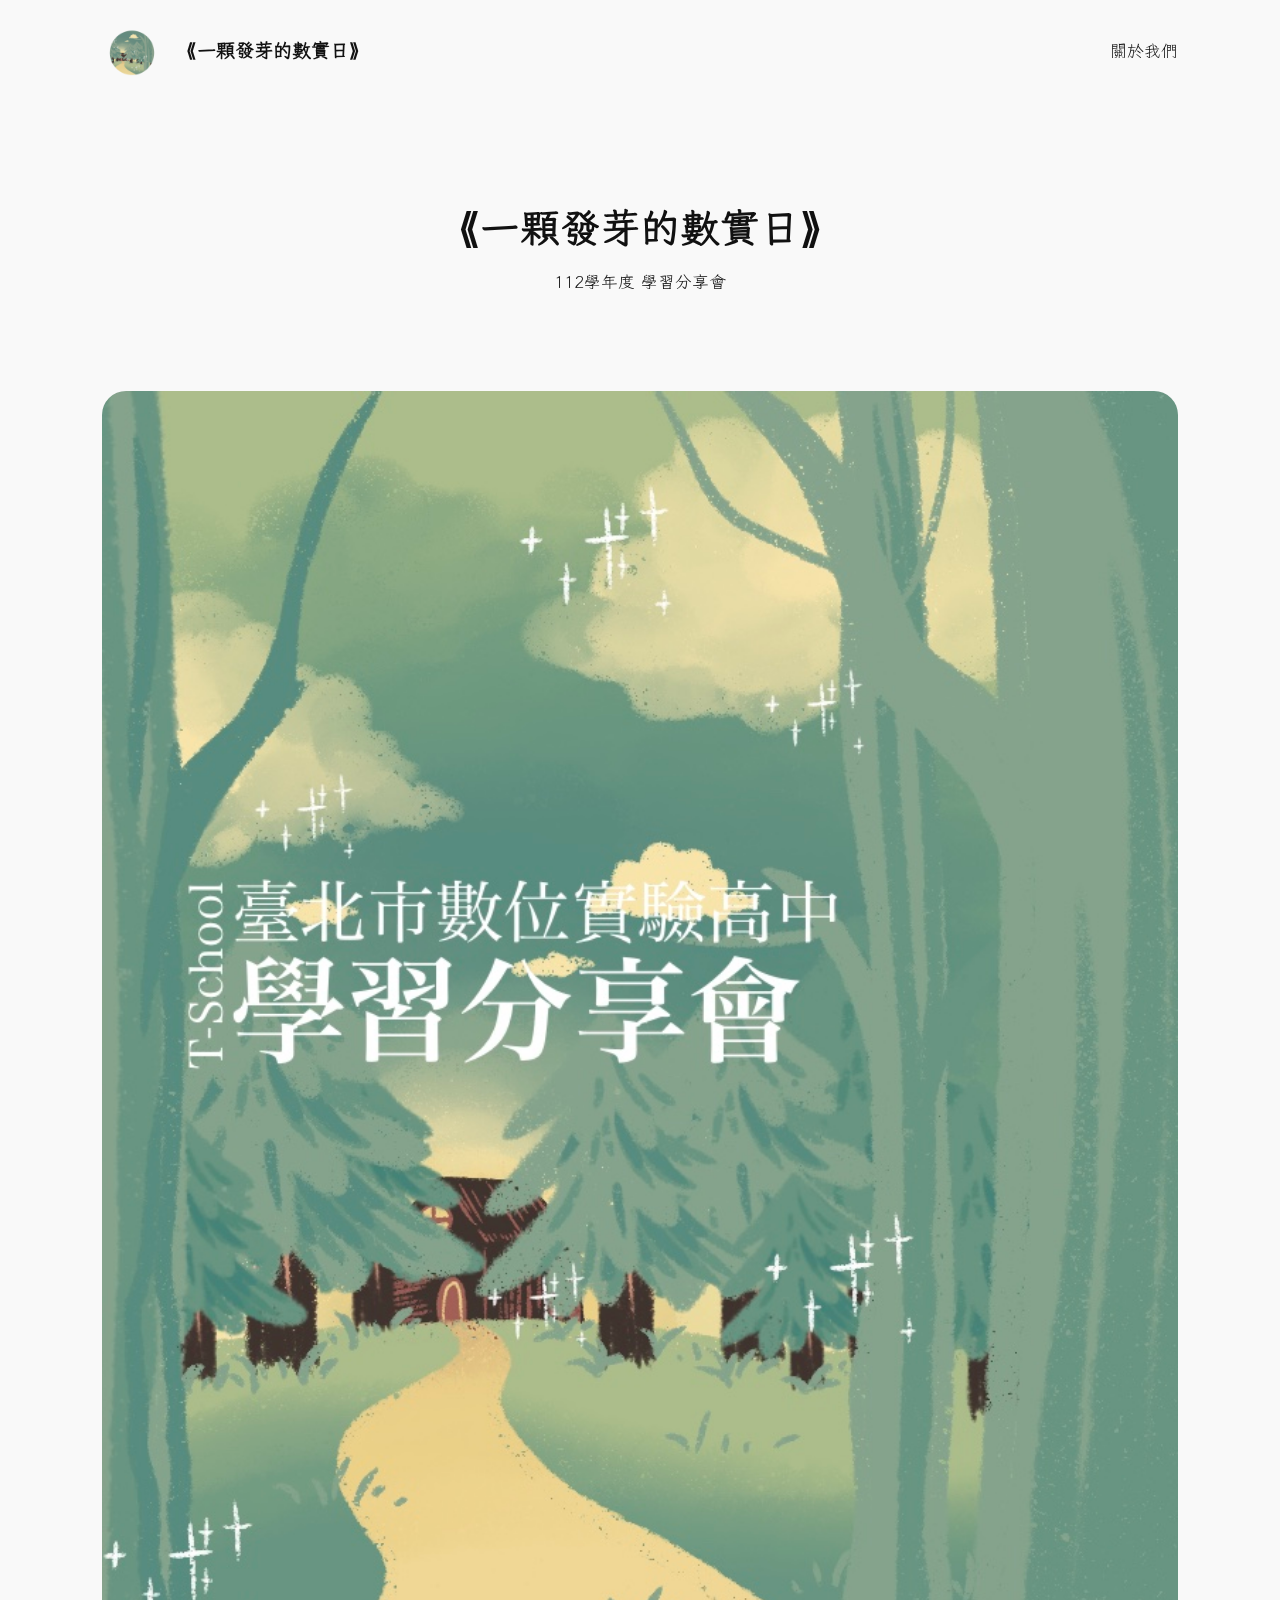
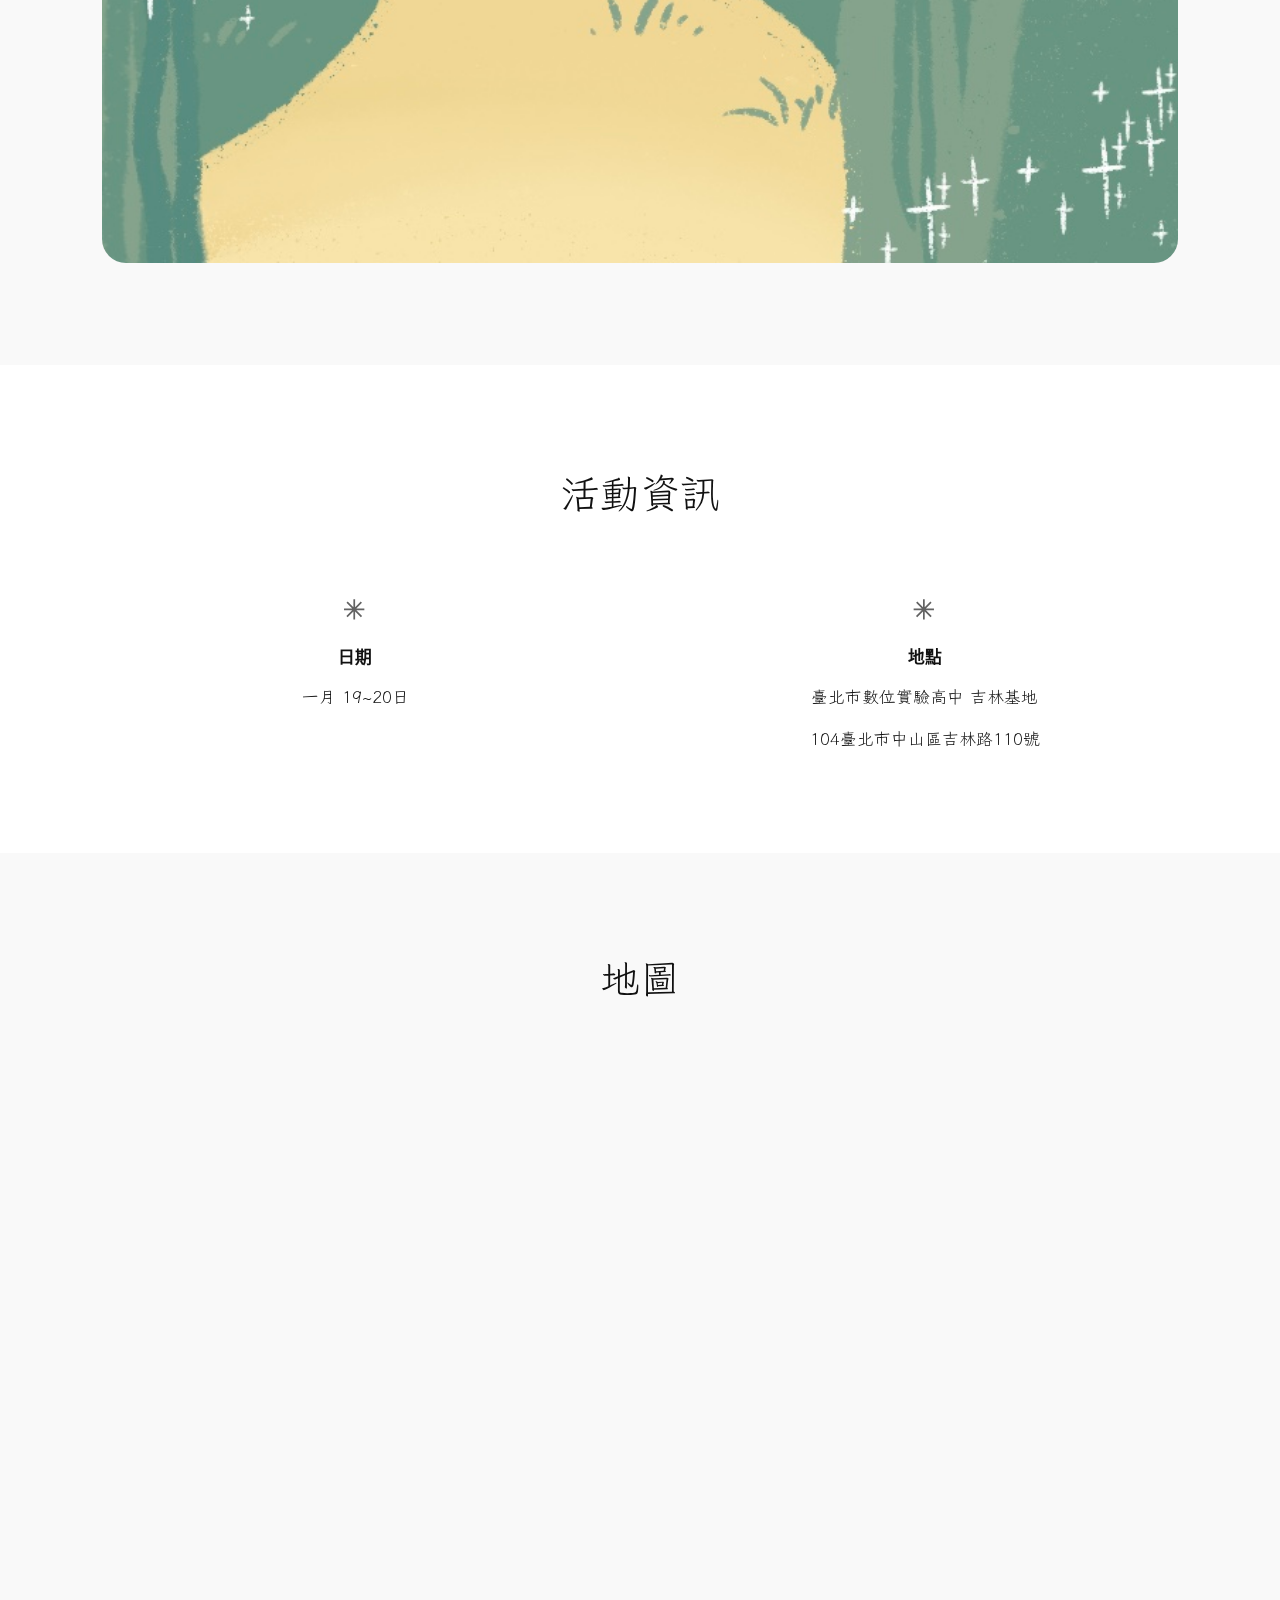
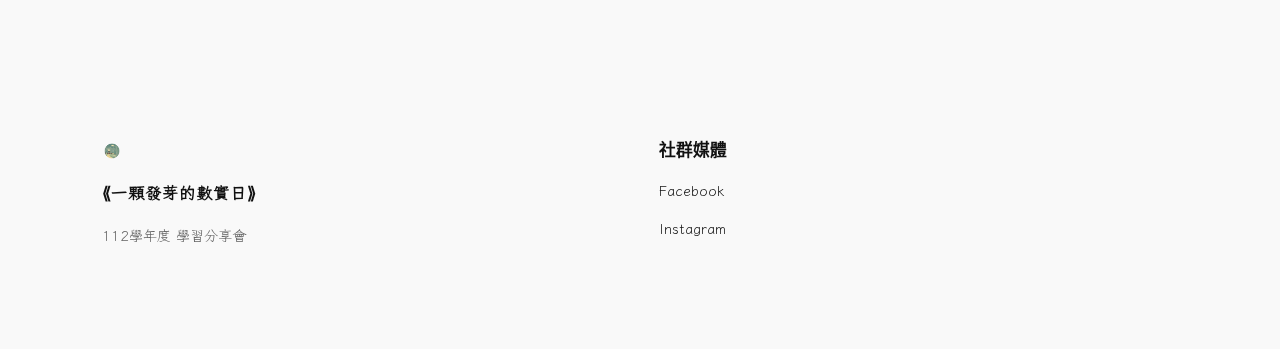
<file: index.html>
<!DOCTYPE html>
<html lang="zh-TW">
<head>
	<meta charset="UTF-8">
	<meta name="viewport" content="width=device-width, initial-scale=1">
<meta name="robots" content="max-image-preview:large">
<title>⟪一顆發芽的數實日⟫ &#8211; 112學年度 學習分享會</title>
<link rel="alternate" type="application/rss+xml" title="訂閱《⟪一顆發芽的數實日⟫》&raquo; 資訊提供" href="https://treesheeptw.github.io/celebration/feed/">
<link rel="alternate" type="application/rss+xml" title="訂閱《⟪一顆發芽的數實日⟫》&raquo; 留言的資訊提供" href="https://treesheeptw.github.io/celebration/comments/feed/">
<script>
window._wpemojiSettings = {"baseUrl":"https:\/\/s.w.org\/images\/core\/emoji\/14.0.0\/72x72\/","ext":".png","svgUrl":"https:\/\/s.w.org\/images\/core\/emoji\/14.0.0\/svg\/","svgExt":".svg","source":{"concatemoji":"https:\/\/treesheeptw.github.io\/celebration\/wp-includes\/js\/wp-emoji-release.min.js?ver=6.4.2"}};
/*! This file is auto-generated */
!function(i,n){var o,s,e;function c(e){try{var t={supportTests:e,timestamp:(new Date).valueOf()};sessionStorage.setItem(o,JSON.stringify(t))}catch(e){}}function p(e,t,n){e.clearRect(0,0,e.canvas.width,e.canvas.height),e.fillText(t,0,0);var t=new Uint32Array(e.getImageData(0,0,e.canvas.width,e.canvas.height).data),r=(e.clearRect(0,0,e.canvas.width,e.canvas.height),e.fillText(n,0,0),new Uint32Array(e.getImageData(0,0,e.canvas.width,e.canvas.height).data));return t.every(function(e,t){return e===r[t]})}function u(e,t,n){switch(t){case"flag":return n(e,"🏳️‍⚧️","🏳️​⚧️")?!1:!n(e,"🇺🇳","🇺​🇳")&&!n(e,"🏴󠁧󠁢󠁥󠁮󠁧󠁿","🏴​󠁧​󠁢​󠁥​󠁮​󠁧​󠁿");case"emoji":return!n(e,"🫱🏻‍🫲🏿","🫱🏻​🫲🏿")}return!1}function f(e,t,n){var r="undefined"!=typeof WorkerGlobalScope&&self instanceof WorkerGlobalScope?new OffscreenCanvas(300,150):i.createElement("canvas"),a=r.getContext("2d",{willReadFrequently:!0}),o=(a.textBaseline="top",a.font="600 32px Arial",{});return e.forEach(function(e){o[e]=t(a,e,n)}),o}function t(e){var t=i.createElement("script");t.src=e,t.defer=!0,i.head.appendChild(t)}"undefined"!=typeof Promise&&(o="wpEmojiSettingsSupports",s=["flag","emoji"],n.supports={everything:!0,everythingExceptFlag:!0},e=new Promise(function(e){i.addEventListener("DOMContentLoaded",e,{once:!0})}),new Promise(function(t){var n=function(){try{var e=JSON.parse(sessionStorage.getItem(o));if("object"==typeof e&&"number"==typeof e.timestamp&&(new Date).valueOf()<e.timestamp+604800&&"object"==typeof e.supportTests)return e.supportTests}catch(e){}return null}();if(!n){if("undefined"!=typeof Worker&&"undefined"!=typeof OffscreenCanvas&&"undefined"!=typeof URL&&URL.createObjectURL&&"undefined"!=typeof Blob)try{var e="postMessage("+f.toString()+"("+[JSON.stringify(s),u.toString(),p.toString()].join(",")+"));",r=new Blob([e],{type:"text/javascript"}),a=new Worker(URL.createObjectURL(r),{name:"wpTestEmojiSupports"});return void(a.onmessage=function(e){c(n=e.data),a.terminate(),t(n)})}catch(e){}c(n=f(s,u,p))}t(n)}).then(function(e){for(var t in e)n.supports[t]=e[t],n.supports.everything=n.supports.everything&&n.supports[t],"flag"!==t&&(n.supports.everythingExceptFlag=n.supports.everythingExceptFlag&&n.supports[t]);n.supports.everythingExceptFlag=n.supports.everythingExceptFlag&&!n.supports.flag,n.DOMReady=!1,n.readyCallback=function(){n.DOMReady=!0}}).then(function(){return e}).then(function(){var e;n.supports.everything||(n.readyCallback(),(e=n.source||{}).concatemoji?t(e.concatemoji):e.wpemoji&&e.twemoji&&(t(e.twemoji),t(e.wpemoji)))}))}((window,document),window._wpemojiSettings);
</script>
<style id="wp-block-site-logo-inline-css">.wp-block-site-logo{box-sizing:border-box;line-height:0}.wp-block-site-logo a{display:inline-block;line-height:0}.wp-block-site-logo.is-default-size img{height:auto;width:120px}.wp-block-site-logo img{height:auto;max-width:100%}.wp-block-site-logo a,.wp-block-site-logo img{border-radius:inherit}.wp-block-site-logo.aligncenter{margin-left:auto;margin-right:auto;text-align:center}.wp-block-site-logo.is-style-rounded{border-radius:9999px}</style>
<style id="wp-block-site-title-inline-css">.wp-block-site-title a{color:inherit}
.wp-block-site-title{font-family: var(--wp--preset--font-family--body);font-size: clamp(0.875rem, 0.875rem + ((1vw - 0.2rem) * 0.542), 1.2rem);font-style: normal;font-weight: 600;}
.wp-block-site-title a:where(:not(.wp-element-button)){text-decoration: none;}
.wp-block-site-title a:where(:not(.wp-element-button)):hover{text-decoration: none;}</style>
<style id="wp-block-group-inline-css">.wp-block-group{box-sizing:border-box}</style>
<style id="wp-block-navigation-link-inline-css">.wp-block-navigation .wp-block-navigation-item__label{overflow-wrap:break-word}.wp-block-navigation .wp-block-navigation-item__description{display:none}

				.is-style-arrow-link .wp-block-navigation-item__label:after {
					content: "\2197";
					padding-inline-start: 0.25rem;
					vertical-align: middle;
					text-decoration: none;
					display: inline-block;
				}</style>
<link rel="stylesheet" id="wp-block-navigation-css" href="https://treesheeptw.github.io/celebration/wp-includes/blocks/navigation/style.min.css?ver=6.4.2" media="all">
<style id="wp-block-navigation-inline-css">.wp-block-navigation{font-weight: 500;}
.wp-block-navigation a:where(:not(.wp-element-button)){color: inherit;text-decoration: none;}
.wp-block-navigation a:where(:not(.wp-element-button)):hover{text-decoration: underline;}</style>
<style id="wp-block-heading-inline-css">h1.has-background,h2.has-background,h3.has-background,h4.has-background,h5.has-background,h6.has-background{padding:1.25em 2.375em}h1.has-text-align-left[style*=writing-mode]:where([style*=vertical-lr]),h1.has-text-align-right[style*=writing-mode]:where([style*=vertical-rl]),h2.has-text-align-left[style*=writing-mode]:where([style*=vertical-lr]),h2.has-text-align-right[style*=writing-mode]:where([style*=vertical-rl]),h3.has-text-align-left[style*=writing-mode]:where([style*=vertical-lr]),h3.has-text-align-right[style*=writing-mode]:where([style*=vertical-rl]),h4.has-text-align-left[style*=writing-mode]:where([style*=vertical-lr]),h4.has-text-align-right[style*=writing-mode]:where([style*=vertical-rl]),h5.has-text-align-left[style*=writing-mode]:where([style*=vertical-lr]),h5.has-text-align-right[style*=writing-mode]:where([style*=vertical-rl]),h6.has-text-align-left[style*=writing-mode]:where([style*=vertical-lr]),h6.has-text-align-right[style*=writing-mode]:where([style*=vertical-rl]){rotate:180deg}

				.is-style-asterisk:before {
					content: '';
					width: 1.5rem;
					height: 3rem;
					background: var(--wp--preset--color--contrast-2, currentColor);
					clip-path: path('M11.93.684v8.039l5.633-5.633 1.216 1.23-5.66 5.66h8.04v1.737H13.2l5.701 5.701-1.23 1.23-5.742-5.742V21h-1.737v-8.094l-5.77 5.77-1.23-1.217 5.743-5.742H.842V9.98h8.162l-5.701-5.7 1.23-1.231 5.66 5.66V.684h1.737Z');
					display: block;
				}

				/* Hide the asterisk if the heading has no content, to avoid using empty headings to display the asterisk only, which is an A11Y issue */
				.is-style-asterisk:empty:before {
					content: none;
				}

				.is-style-asterisk:-moz-only-whitespace:before {
					content: none;
				}

				.is-style-asterisk.has-text-align-center:before {
					margin: 0 auto;
				}

				.is-style-asterisk.has-text-align-right:before {
					margin-left: auto;
				}

				.rtl .is-style-asterisk.has-text-align-left:before {
					margin-right: auto;
				}</style>
<style id="wp-block-spacer-inline-css">.wp-block-spacer{clear:both}</style>
<style id="wp-block-paragraph-inline-css">.is-small-text{font-size:.875em}.is-regular-text{font-size:1em}.is-large-text{font-size:2.25em}.is-larger-text{font-size:3em}.has-drop-cap:not(:focus):first-letter{float:left;font-size:8.4em;font-style:normal;font-weight:100;line-height:.68;margin:.05em .1em 0 0;text-transform:uppercase}body.rtl .has-drop-cap:not(:focus):first-letter{float:none;margin-left:.1em}p.has-drop-cap.has-background{overflow:hidden}p.has-background{padding:1.25em 2.375em}:where(p.has-text-color:not(.has-link-color)) a{color:inherit}p.has-text-align-left[style*="writing-mode:vertical-lr"],p.has-text-align-right[style*="writing-mode:vertical-rl"]{rotate:180deg}</style>
<style id="wp-block-image-inline-css">.wp-block-image img{box-sizing:border-box;height:auto;max-width:100%;vertical-align:bottom}.wp-block-image[style*=border-radius] img,.wp-block-image[style*=border-radius]>a{border-radius:inherit}.wp-block-image.has-custom-border img{box-sizing:border-box}.wp-block-image.aligncenter{text-align:center}.wp-block-image.alignfull img,.wp-block-image.alignwide img{height:auto;width:100%}.wp-block-image .aligncenter,.wp-block-image .alignleft,.wp-block-image .alignright,.wp-block-image.aligncenter,.wp-block-image.alignleft,.wp-block-image.alignright{display:table}.wp-block-image .aligncenter>figcaption,.wp-block-image .alignleft>figcaption,.wp-block-image .alignright>figcaption,.wp-block-image.aligncenter>figcaption,.wp-block-image.alignleft>figcaption,.wp-block-image.alignright>figcaption{caption-side:bottom;display:table-caption}.wp-block-image .alignleft{float:left;margin:.5em 1em .5em 0}.wp-block-image .alignright{float:right;margin:.5em 0 .5em 1em}.wp-block-image .aligncenter{margin-left:auto;margin-right:auto}.wp-block-image figcaption{margin-bottom:1em;margin-top:.5em}.wp-block-image .is-style-rounded img,.wp-block-image.is-style-circle-mask img,.wp-block-image.is-style-rounded img{border-radius:9999px}@supports ((-webkit-mask-image:none) or (mask-image:none)) or (-webkit-mask-image:none){.wp-block-image.is-style-circle-mask img{border-radius:0;-webkit-mask-image:url('data:image/svg+xml;utf8,<svg viewBox="0 0 100 100" xmlns="http://www.w3.org/2000/svg"><circle cx="50" cy="50" r="50"/></svg>');mask-image:url('data:image/svg+xml;utf8,<svg viewBox="0 0 100 100" xmlns="http://www.w3.org/2000/svg"><circle cx="50" cy="50" r="50"/></svg>');mask-mode:alpha;-webkit-mask-position:center;mask-position:center;-webkit-mask-repeat:no-repeat;mask-repeat:no-repeat;-webkit-mask-size:contain;mask-size:contain}}.wp-block-image :where(.has-border-color){border-style:solid}.wp-block-image :where([style*=border-top-color]){border-top-style:solid}.wp-block-image :where([style*=border-right-color]){border-right-style:solid}.wp-block-image :where([style*=border-bottom-color]){border-bottom-style:solid}.wp-block-image :where([style*=border-left-color]){border-left-style:solid}.wp-block-image :where([style*=border-width]){border-style:solid}.wp-block-image :where([style*=border-top-width]){border-top-style:solid}.wp-block-image :where([style*=border-right-width]){border-right-style:solid}.wp-block-image :where([style*=border-bottom-width]){border-bottom-style:solid}.wp-block-image :where([style*=border-left-width]){border-left-style:solid}.wp-block-image figure{margin:0}.wp-lightbox-container{display:flex;flex-direction:column;position:relative}.wp-lightbox-container img{cursor:zoom-in}.wp-lightbox-container img:hover+button{opacity:1}.wp-lightbox-container button{align-items:center;-webkit-backdrop-filter:blur(16px) saturate(180%);backdrop-filter:blur(16px) saturate(180%);background-color:rgba(90,90,90,.25);border:none;border-radius:4px;cursor:zoom-in;display:flex;height:20px;justify-content:center;opacity:0;padding:0;position:absolute;right:16px;text-align:center;top:16px;transition:opacity .2s ease;width:20px;z-index:100}.wp-lightbox-container button:focus-visible{outline:3px auto rgba(90,90,90,.25);outline:3px auto -webkit-focus-ring-color;outline-offset:3px}.wp-lightbox-container button:hover{cursor:pointer;opacity:1}.wp-lightbox-container button:focus{opacity:1}.wp-lightbox-container button:focus,.wp-lightbox-container button:hover,.wp-lightbox-container button:not(:hover):not(:active):not(.has-background){background-color:rgba(90,90,90,.25);border:none}.wp-lightbox-overlay{box-sizing:border-box;cursor:zoom-out;height:100vh;left:0;overflow:hidden;position:fixed;top:0;visibility:hidden;width:100vw;z-index:100000}.wp-lightbox-overlay .close-button{align-items:center;cursor:pointer;display:flex;justify-content:center;min-height:40px;min-width:40px;padding:0;position:absolute;right:calc(env(safe-area-inset-right) + 16px);top:calc(env(safe-area-inset-top) + 16px);z-index:5000000}.wp-lightbox-overlay .close-button:focus,.wp-lightbox-overlay .close-button:hover,.wp-lightbox-overlay .close-button:not(:hover):not(:active):not(.has-background){background:none;border:none}.wp-lightbox-overlay .lightbox-image-container{height:var(--wp--lightbox-container-height);left:50%;overflow:hidden;position:absolute;top:50%;transform:translate(-50%,-50%);transform-origin:top left;width:var(--wp--lightbox-container-width);z-index:9999999999}.wp-lightbox-overlay .wp-block-image{align-items:center;box-sizing:border-box;display:flex;height:100%;justify-content:center;margin:0;position:relative;transform-origin:0 0;width:100%;z-index:3000000}.wp-lightbox-overlay .wp-block-image img{height:var(--wp--lightbox-image-height);min-height:var(--wp--lightbox-image-height);min-width:var(--wp--lightbox-image-width);width:var(--wp--lightbox-image-width)}.wp-lightbox-overlay .wp-block-image figcaption{display:none}.wp-lightbox-overlay button{background:none;border:none}.wp-lightbox-overlay .scrim{background-color:#fff;height:100%;opacity:.9;position:absolute;width:100%;z-index:2000000}.wp-lightbox-overlay.active{animation:turn-on-visibility .25s both;visibility:visible}.wp-lightbox-overlay.active img{animation:turn-on-visibility .35s both}.wp-lightbox-overlay.hideanimationenabled:not(.active){animation:turn-off-visibility .35s both}.wp-lightbox-overlay.hideanimationenabled:not(.active) img{animation:turn-off-visibility .25s both}@media (prefers-reduced-motion:no-preference){.wp-lightbox-overlay.zoom.active{animation:none;opacity:1;visibility:visible}.wp-lightbox-overlay.zoom.active .lightbox-image-container{animation:lightbox-zoom-in .4s}.wp-lightbox-overlay.zoom.active .lightbox-image-container img{animation:none}.wp-lightbox-overlay.zoom.active .scrim{animation:turn-on-visibility .4s forwards}.wp-lightbox-overlay.zoom.hideanimationenabled:not(.active){animation:none}.wp-lightbox-overlay.zoom.hideanimationenabled:not(.active) .lightbox-image-container{animation:lightbox-zoom-out .4s}.wp-lightbox-overlay.zoom.hideanimationenabled:not(.active) .lightbox-image-container img{animation:none}.wp-lightbox-overlay.zoom.hideanimationenabled:not(.active) .scrim{animation:turn-off-visibility .4s forwards}}@keyframes turn-on-visibility{0%{opacity:0}to{opacity:1}}@keyframes turn-off-visibility{0%{opacity:1;visibility:visible}99%{opacity:0;visibility:visible}to{opacity:0;visibility:hidden}}@keyframes lightbox-zoom-in{0%{transform:translate(calc(-50vw + var(--wp--lightbox-initial-left-position)),calc(-50vh + var(--wp--lightbox-initial-top-position))) scale(var(--wp--lightbox-scale))}to{transform:translate(-50%,-50%) scale(1)}}@keyframes lightbox-zoom-out{0%{transform:translate(-50%,-50%) scale(1);visibility:visible}99%{visibility:visible}to{transform:translate(calc(-50vw + var(--wp--lightbox-initial-left-position)),calc(-50vh + var(--wp--lightbox-initial-top-position))) scale(var(--wp--lightbox-scale));visibility:hidden}}
.is-style-rounded.is-style-rounded.wp-block-image img,.is-style-rounded.is-style-rounded.wp-block-image  .wp-block-image__crop-area,.is-style-rounded.is-style-rounded.wp-block-image  .components-placeholder{border-radius: var(--wp--preset--spacing--20);}</style>
<style id="wp-block-columns-inline-css">.wp-block-columns{align-items:normal!important;box-sizing:border-box;display:flex;flex-wrap:wrap!important}@media (min-width:782px){.wp-block-columns{flex-wrap:nowrap!important}}.wp-block-columns.are-vertically-aligned-top{align-items:flex-start}.wp-block-columns.are-vertically-aligned-center{align-items:center}.wp-block-columns.are-vertically-aligned-bottom{align-items:flex-end}@media (max-width:781px){.wp-block-columns:not(.is-not-stacked-on-mobile)>.wp-block-column{flex-basis:100%!important}}@media (min-width:782px){.wp-block-columns:not(.is-not-stacked-on-mobile)>.wp-block-column{flex-basis:0;flex-grow:1}.wp-block-columns:not(.is-not-stacked-on-mobile)>.wp-block-column[style*=flex-basis]{flex-grow:0}}.wp-block-columns.is-not-stacked-on-mobile{flex-wrap:nowrap!important}.wp-block-columns.is-not-stacked-on-mobile>.wp-block-column{flex-basis:0;flex-grow:1}.wp-block-columns.is-not-stacked-on-mobile>.wp-block-column[style*=flex-basis]{flex-grow:0}:where(.wp-block-columns){margin-bottom:1.75em}:where(.wp-block-columns.has-background){padding:1.25em 2.375em}.wp-block-column{flex-grow:1;min-width:0;overflow-wrap:break-word;word-break:break-word}.wp-block-column.is-vertically-aligned-top{align-self:flex-start}.wp-block-column.is-vertically-aligned-center{align-self:center}.wp-block-column.is-vertically-aligned-bottom{align-self:flex-end}.wp-block-column.is-vertically-aligned-stretch{align-self:stretch}.wp-block-column.is-vertically-aligned-bottom,.wp-block-column.is-vertically-aligned-center,.wp-block-column.is-vertically-aligned-top{width:100%}</style>
<style id="wp-block-site-tagline-inline-css">.wp-block-site-tagline{color: var(--wp--preset--color--contrast-2);font-size: var(--wp--preset--font-size--small);}</style>
<style id="wp-emoji-styles-inline-css">img.wp-smiley, img.emoji {
		display: inline !important;
		border: none !important;
		box-shadow: none !important;
		height: 1em !important;
		width: 1em !important;
		margin: 0 0.07em !important;
		vertical-align: -0.1em !important;
		background: none !important;
		padding: 0 !important;
	}</style>
<style id="wp-block-library-inline-css">:root{--wp-admin-theme-color:#007cba;--wp-admin-theme-color--rgb:0,124,186;--wp-admin-theme-color-darker-10:#006ba1;--wp-admin-theme-color-darker-10--rgb:0,107,161;--wp-admin-theme-color-darker-20:#005a87;--wp-admin-theme-color-darker-20--rgb:0,90,135;--wp-admin-border-width-focus:2px;--wp-block-synced-color:#7a00df;--wp-block-synced-color--rgb:122,0,223}@media (min-resolution:192dpi){:root{--wp-admin-border-width-focus:1.5px}}.wp-element-button{cursor:pointer}:root{--wp--preset--font-size--normal:16px;--wp--preset--font-size--huge:42px}:root .has-very-light-gray-background-color{background-color:#eee}:root .has-very-dark-gray-background-color{background-color:#313131}:root .has-very-light-gray-color{color:#eee}:root .has-very-dark-gray-color{color:#313131}:root .has-vivid-green-cyan-to-vivid-cyan-blue-gradient-background{background:linear-gradient(135deg,#00d084,#0693e3)}:root .has-purple-crush-gradient-background{background:linear-gradient(135deg,#34e2e4,#4721fb 50%,#ab1dfe)}:root .has-hazy-dawn-gradient-background{background:linear-gradient(135deg,#faaca8,#dad0ec)}:root .has-subdued-olive-gradient-background{background:linear-gradient(135deg,#fafae1,#67a671)}:root .has-atomic-cream-gradient-background{background:linear-gradient(135deg,#fdd79a,#004a59)}:root .has-nightshade-gradient-background{background:linear-gradient(135deg,#330968,#31cdcf)}:root .has-midnight-gradient-background{background:linear-gradient(135deg,#020381,#2874fc)}.has-regular-font-size{font-size:1em}.has-larger-font-size{font-size:2.625em}.has-normal-font-size{font-size:var(--wp--preset--font-size--normal)}.has-huge-font-size{font-size:var(--wp--preset--font-size--huge)}.has-text-align-center{text-align:center}.has-text-align-left{text-align:left}.has-text-align-right{text-align:right}#end-resizable-editor-section{display:none}.aligncenter{clear:both}.items-justified-left{justify-content:flex-start}.items-justified-center{justify-content:center}.items-justified-right{justify-content:flex-end}.items-justified-space-between{justify-content:space-between}.screen-reader-text{clip:rect(1px,1px,1px,1px);word-wrap:normal!important;border:0;-webkit-clip-path:inset(50%);clip-path:inset(50%);height:1px;margin:-1px;overflow:hidden;padding:0;position:absolute;width:1px}.screen-reader-text:focus{clip:auto!important;background-color:#ddd;-webkit-clip-path:none;clip-path:none;color:#444;display:block;font-size:1em;height:auto;left:5px;line-height:normal;padding:15px 23px 14px;text-decoration:none;top:5px;width:auto;z-index:100000}html :where(.has-border-color){border-style:solid}html :where([style*=border-top-color]){border-top-style:solid}html :where([style*=border-right-color]){border-right-style:solid}html :where([style*=border-bottom-color]){border-bottom-style:solid}html :where([style*=border-left-color]){border-left-style:solid}html :where([style*=border-width]){border-style:solid}html :where([style*=border-top-width]){border-top-style:solid}html :where([style*=border-right-width]){border-right-style:solid}html :where([style*=border-bottom-width]){border-bottom-style:solid}html :where([style*=border-left-width]){border-left-style:solid}html :where(img[class*=wp-image-]){height:auto;max-width:100%}:where(figure){margin:0 0 1em}html :where(.is-position-sticky){--wp-admin--admin-bar--position-offset:var(--wp-admin--admin-bar--height,0px)}@media screen and (max-width:600px){html :where(.is-position-sticky){--wp-admin--admin-bar--position-offset:0px}}</style>
<style id="global-styles-inline-css">body{--wp--preset--color--black: #000000;--wp--preset--color--cyan-bluish-gray: #abb8c3;--wp--preset--color--white: #ffffff;--wp--preset--color--pale-pink: #f78da7;--wp--preset--color--vivid-red: #cf2e2e;--wp--preset--color--luminous-vivid-orange: #ff6900;--wp--preset--color--luminous-vivid-amber: #fcb900;--wp--preset--color--light-green-cyan: #7bdcb5;--wp--preset--color--vivid-green-cyan: #00d084;--wp--preset--color--pale-cyan-blue: #8ed1fc;--wp--preset--color--vivid-cyan-blue: #0693e3;--wp--preset--color--vivid-purple: #9b51e0;--wp--preset--color--base: #f9f9f9;--wp--preset--color--base-2: #ffffff;--wp--preset--color--contrast: #111111;--wp--preset--color--contrast-2: #636363;--wp--preset--color--contrast-3: #A4A4A4;--wp--preset--color--accent: #cfcabe;--wp--preset--color--accent-2: #c2a990;--wp--preset--color--accent-3: #d8613c;--wp--preset--color--accent-4: #b1c5a4;--wp--preset--color--accent-5: #b5bdbc;--wp--preset--gradient--vivid-cyan-blue-to-vivid-purple: linear-gradient(135deg,rgba(6,147,227,1) 0%,rgb(155,81,224) 100%);--wp--preset--gradient--light-green-cyan-to-vivid-green-cyan: linear-gradient(135deg,rgb(122,220,180) 0%,rgb(0,208,130) 100%);--wp--preset--gradient--luminous-vivid-amber-to-luminous-vivid-orange: linear-gradient(135deg,rgba(252,185,0,1) 0%,rgba(255,105,0,1) 100%);--wp--preset--gradient--luminous-vivid-orange-to-vivid-red: linear-gradient(135deg,rgba(255,105,0,1) 0%,rgb(207,46,46) 100%);--wp--preset--gradient--very-light-gray-to-cyan-bluish-gray: linear-gradient(135deg,rgb(238,238,238) 0%,rgb(169,184,195) 100%);--wp--preset--gradient--cool-to-warm-spectrum: linear-gradient(135deg,rgb(74,234,220) 0%,rgb(151,120,209) 20%,rgb(207,42,186) 40%,rgb(238,44,130) 60%,rgb(251,105,98) 80%,rgb(254,248,76) 100%);--wp--preset--gradient--blush-light-purple: linear-gradient(135deg,rgb(255,206,236) 0%,rgb(152,150,240) 100%);--wp--preset--gradient--blush-bordeaux: linear-gradient(135deg,rgb(254,205,165) 0%,rgb(254,45,45) 50%,rgb(107,0,62) 100%);--wp--preset--gradient--luminous-dusk: linear-gradient(135deg,rgb(255,203,112) 0%,rgb(199,81,192) 50%,rgb(65,88,208) 100%);--wp--preset--gradient--pale-ocean: linear-gradient(135deg,rgb(255,245,203) 0%,rgb(182,227,212) 50%,rgb(51,167,181) 100%);--wp--preset--gradient--electric-grass: linear-gradient(135deg,rgb(202,248,128) 0%,rgb(113,206,126) 100%);--wp--preset--gradient--midnight: linear-gradient(135deg,rgb(2,3,129) 0%,rgb(40,116,252) 100%);--wp--preset--gradient--gradient-1: linear-gradient(to bottom, #cfcabe 0%, #F9F9F9 100%);--wp--preset--gradient--gradient-2: linear-gradient(to bottom, #C2A990 0%, #F9F9F9 100%);--wp--preset--gradient--gradient-3: linear-gradient(to bottom, #D8613C 0%, #F9F9F9 100%);--wp--preset--gradient--gradient-4: linear-gradient(to bottom, #B1C5A4 0%, #F9F9F9 100%);--wp--preset--gradient--gradient-5: linear-gradient(to bottom, #B5BDBC 0%, #F9F9F9 100%);--wp--preset--gradient--gradient-6: linear-gradient(to bottom, #A4A4A4 0%, #F9F9F9 100%);--wp--preset--gradient--gradient-7: linear-gradient(to bottom, #cfcabe 50%, #F9F9F9 50%);--wp--preset--gradient--gradient-8: linear-gradient(to bottom, #C2A990 50%, #F9F9F9 50%);--wp--preset--gradient--gradient-9: linear-gradient(to bottom, #D8613C 50%, #F9F9F9 50%);--wp--preset--gradient--gradient-10: linear-gradient(to bottom, #B1C5A4 50%, #F9F9F9 50%);--wp--preset--gradient--gradient-11: linear-gradient(to bottom, #B5BDBC 50%, #F9F9F9 50%);--wp--preset--gradient--gradient-12: linear-gradient(to bottom, #A4A4A4 50%, #F9F9F9 50%);--wp--preset--font-size--small: 0.9rem;--wp--preset--font-size--medium: 1.05rem;--wp--preset--font-size--large: clamp(1.39rem, 1.39rem + ((1vw - 0.2rem) * 0.767), 1.85rem);--wp--preset--font-size--x-large: clamp(1.85rem, 1.85rem + ((1vw - 0.2rem) * 1.083), 2.5rem);--wp--preset--font-size--xx-large: clamp(2.5rem, 2.5rem + ((1vw - 0.2rem) * 1.283), 3.27rem);--wp--preset--font-family--body: "Inter", sans-serif;--wp--preset--font-family--heading: Cardo;--wp--preset--font-family--system-sans-serif: -apple-system, BlinkMacSystemFont, avenir next, avenir, segoe ui, helvetica neue, helvetica, Cantarell, Ubuntu, roboto, noto, arial, sans-serif;--wp--preset--font-family--system-serif: Iowan Old Style, Apple Garamond, Baskerville, Times New Roman, Droid Serif, Times, Source Serif Pro, serif, Apple Color Emoji, Segoe UI Emoji, Segoe UI Symbol;--wp--preset--font-family--klee: klee;--wp--preset--spacing--10: 1rem;--wp--preset--spacing--20: min(1.5rem, 2vw);--wp--preset--spacing--30: min(2.5rem, 3vw);--wp--preset--spacing--40: min(4rem, 5vw);--wp--preset--spacing--50: min(6.5rem, 8vw);--wp--preset--spacing--60: min(10.5rem, 13vw);--wp--preset--shadow--natural: 6px 6px 9px rgba(0, 0, 0, 0.2);--wp--preset--shadow--deep: 12px 12px 50px rgba(0, 0, 0, 0.4);--wp--preset--shadow--sharp: 6px 6px 0px rgba(0, 0, 0, 0.2);--wp--preset--shadow--outlined: 6px 6px 0px -3px rgba(255, 255, 255, 1), 6px 6px rgba(0, 0, 0, 1);--wp--preset--shadow--crisp: 6px 6px 0px rgba(0, 0, 0, 1);}body { margin: 0;--wp--style--global--content-size: 620px;--wp--style--global--wide-size: 1280px; }.wp-site-blocks { padding-top: var(--wp--style--root--padding-top); padding-bottom: var(--wp--style--root--padding-bottom); }.has-global-padding { padding-right: var(--wp--style--root--padding-right); padding-left: var(--wp--style--root--padding-left); }.has-global-padding :where(.has-global-padding:not(.wp-block-block)) { padding-right: 0; padding-left: 0; }.has-global-padding > .alignfull { margin-right: calc(var(--wp--style--root--padding-right) * -1); margin-left: calc(var(--wp--style--root--padding-left) * -1); }.has-global-padding :where(.has-global-padding:not(.wp-block-block)) > .alignfull { margin-right: 0; margin-left: 0; }.has-global-padding > .alignfull:where(:not(.has-global-padding):not(.is-layout-flex):not(.is-layout-grid)) > :where([class*="wp-block-"]:not(.alignfull):not([class*="__"]),p,h1,h2,h3,h4,h5,h6,ul,ol) { padding-right: var(--wp--style--root--padding-right); padding-left: var(--wp--style--root--padding-left); }.has-global-padding :where(.has-global-padding) > .alignfull:where(:not(.has-global-padding)) > :where([class*="wp-block-"]:not(.alignfull):not([class*="__"]),p,h1,h2,h3,h4,h5,h6,ul,ol) { padding-right: 0; padding-left: 0; }.wp-site-blocks > .alignleft { float: left; margin-right: 2em; }.wp-site-blocks > .alignright { float: right; margin-left: 2em; }.wp-site-blocks > .aligncenter { justify-content: center; margin-left: auto; margin-right: auto; }:where(.wp-site-blocks) > * { margin-block-start: 1.2rem; margin-block-end: 0; }:where(.wp-site-blocks) > :first-child:first-child { margin-block-start: 0; }:where(.wp-site-blocks) > :last-child:last-child { margin-block-end: 0; }body { --wp--style--block-gap: 1.2rem; }:where(body .is-layout-flow)  > :first-child:first-child{margin-block-start: 0;}:where(body .is-layout-flow)  > :last-child:last-child{margin-block-end: 0;}:where(body .is-layout-flow)  > *{margin-block-start: 1.2rem;margin-block-end: 0;}:where(body .is-layout-constrained)  > :first-child:first-child{margin-block-start: 0;}:where(body .is-layout-constrained)  > :last-child:last-child{margin-block-end: 0;}:where(body .is-layout-constrained)  > *{margin-block-start: 1.2rem;margin-block-end: 0;}:where(body .is-layout-flex) {gap: 1.2rem;}:where(body .is-layout-grid) {gap: 1.2rem;}body .is-layout-flow > .alignleft{float: left;margin-inline-start: 0;margin-inline-end: 2em;}body .is-layout-flow > .alignright{float: right;margin-inline-start: 2em;margin-inline-end: 0;}body .is-layout-flow > .aligncenter{margin-left: auto !important;margin-right: auto !important;}body .is-layout-constrained > .alignleft{float: left;margin-inline-start: 0;margin-inline-end: 2em;}body .is-layout-constrained > .alignright{float: right;margin-inline-start: 2em;margin-inline-end: 0;}body .is-layout-constrained > .aligncenter{margin-left: auto !important;margin-right: auto !important;}body .is-layout-constrained > :where(:not(.alignleft):not(.alignright):not(.alignfull)){max-width: var(--wp--style--global--content-size);margin-left: auto !important;margin-right: auto !important;}body .is-layout-constrained > .alignwide{max-width: var(--wp--style--global--wide-size);}body .is-layout-flex{display: flex;}body .is-layout-flex{flex-wrap: wrap;align-items: center;}body .is-layout-flex > *{margin: 0;}body .is-layout-grid{display: grid;}body .is-layout-grid > *{margin: 0;}body{background-color: var(--wp--preset--color--base);color: var(--wp--preset--color--contrast);font-family: var(--wp--preset--font-family--body);font-size: var(--wp--preset--font-size--medium);font-style: normal;font-weight: 400;line-height: 1.55;--wp--style--root--padding-top: 0px;--wp--style--root--padding-right: var(--wp--preset--spacing--50);--wp--style--root--padding-bottom: 0px;--wp--style--root--padding-left: var(--wp--preset--spacing--50);}a:where(:not(.wp-element-button)){color: var(--wp--preset--color--contrast);text-decoration: underline;}a:where(:not(.wp-element-button)):hover{text-decoration: none;}h1, h2, h3, h4, h5, h6{color: var(--wp--preset--color--contrast);font-family: var(--wp--preset--font-family--heading);font-weight: 400;line-height: 1.2;}h1{font-size: var(--wp--preset--font-size--xx-large);line-height: 1.15;}h2{font-size: var(--wp--preset--font-size--x-large);}h3{font-size: var(--wp--preset--font-size--large);}h4{font-size: clamp(1.1rem, 1.1rem + ((1vw - 0.2rem) * 0.767), 1.5rem);}h5{font-size: var(--wp--preset--font-size--medium);}h6{font-size: var(--wp--preset--font-size--small);}.wp-element-button, .wp-block-button__link{background-color: var(--wp--preset--color--contrast);border-radius: .33rem;border-color: var(--wp--preset--color--contrast);border-width: 0;color: var(--wp--preset--color--base);font-family: inherit;font-size: var(--wp--preset--font-size--small);font-style: normal;font-weight: 500;line-height: inherit;padding-top: 0.6rem;padding-right: 1rem;padding-bottom: 0.6rem;padding-left: 1rem;text-decoration: none;}.wp-element-button:hover, .wp-block-button__link:hover{background-color: var(--wp--preset--color--contrast-2);border-color: var(--wp--preset--color--contrast-2);color: var(--wp--preset--color--base);}.wp-element-button:focus, .wp-block-button__link:focus{background-color: var(--wp--preset--color--contrast-2);border-color: var(--wp--preset--color--contrast-2);color: var(--wp--preset--color--base);outline-color: var(--wp--preset--color--contrast);outline-offset: 2px;outline-style: dotted;outline-width: 1px;}.wp-element-button:active, .wp-block-button__link:active{background-color: var(--wp--preset--color--contrast);color: var(--wp--preset--color--base);}.wp-element-caption, .wp-block-audio figcaption, .wp-block-embed figcaption, .wp-block-gallery figcaption, .wp-block-image figcaption, .wp-block-table figcaption, .wp-block-video figcaption{color: var(--wp--preset--color--contrast-2);font-family: var(--wp--preset--font-family--body);font-size: 0.8rem;}.has-black-color{color: var(--wp--preset--color--black) !important;}.has-cyan-bluish-gray-color{color: var(--wp--preset--color--cyan-bluish-gray) !important;}.has-white-color{color: var(--wp--preset--color--white) !important;}.has-pale-pink-color{color: var(--wp--preset--color--pale-pink) !important;}.has-vivid-red-color{color: var(--wp--preset--color--vivid-red) !important;}.has-luminous-vivid-orange-color{color: var(--wp--preset--color--luminous-vivid-orange) !important;}.has-luminous-vivid-amber-color{color: var(--wp--preset--color--luminous-vivid-amber) !important;}.has-light-green-cyan-color{color: var(--wp--preset--color--light-green-cyan) !important;}.has-vivid-green-cyan-color{color: var(--wp--preset--color--vivid-green-cyan) !important;}.has-pale-cyan-blue-color{color: var(--wp--preset--color--pale-cyan-blue) !important;}.has-vivid-cyan-blue-color{color: var(--wp--preset--color--vivid-cyan-blue) !important;}.has-vivid-purple-color{color: var(--wp--preset--color--vivid-purple) !important;}.has-base-color{color: var(--wp--preset--color--base) !important;}.has-base-2-color{color: var(--wp--preset--color--base-2) !important;}.has-contrast-color{color: var(--wp--preset--color--contrast) !important;}.has-contrast-2-color{color: var(--wp--preset--color--contrast-2) !important;}.has-contrast-3-color{color: var(--wp--preset--color--contrast-3) !important;}.has-accent-color{color: var(--wp--preset--color--accent) !important;}.has-accent-2-color{color: var(--wp--preset--color--accent-2) !important;}.has-accent-3-color{color: var(--wp--preset--color--accent-3) !important;}.has-accent-4-color{color: var(--wp--preset--color--accent-4) !important;}.has-accent-5-color{color: var(--wp--preset--color--accent-5) !important;}.has-black-background-color{background-color: var(--wp--preset--color--black) !important;}.has-cyan-bluish-gray-background-color{background-color: var(--wp--preset--color--cyan-bluish-gray) !important;}.has-white-background-color{background-color: var(--wp--preset--color--white) !important;}.has-pale-pink-background-color{background-color: var(--wp--preset--color--pale-pink) !important;}.has-vivid-red-background-color{background-color: var(--wp--preset--color--vivid-red) !important;}.has-luminous-vivid-orange-background-color{background-color: var(--wp--preset--color--luminous-vivid-orange) !important;}.has-luminous-vivid-amber-background-color{background-color: var(--wp--preset--color--luminous-vivid-amber) !important;}.has-light-green-cyan-background-color{background-color: var(--wp--preset--color--light-green-cyan) !important;}.has-vivid-green-cyan-background-color{background-color: var(--wp--preset--color--vivid-green-cyan) !important;}.has-pale-cyan-blue-background-color{background-color: var(--wp--preset--color--pale-cyan-blue) !important;}.has-vivid-cyan-blue-background-color{background-color: var(--wp--preset--color--vivid-cyan-blue) !important;}.has-vivid-purple-background-color{background-color: var(--wp--preset--color--vivid-purple) !important;}.has-base-background-color{background-color: var(--wp--preset--color--base) !important;}.has-base-2-background-color{background-color: var(--wp--preset--color--base-2) !important;}.has-contrast-background-color{background-color: var(--wp--preset--color--contrast) !important;}.has-contrast-2-background-color{background-color: var(--wp--preset--color--contrast-2) !important;}.has-contrast-3-background-color{background-color: var(--wp--preset--color--contrast-3) !important;}.has-accent-background-color{background-color: var(--wp--preset--color--accent) !important;}.has-accent-2-background-color{background-color: var(--wp--preset--color--accent-2) !important;}.has-accent-3-background-color{background-color: var(--wp--preset--color--accent-3) !important;}.has-accent-4-background-color{background-color: var(--wp--preset--color--accent-4) !important;}.has-accent-5-background-color{background-color: var(--wp--preset--color--accent-5) !important;}.has-black-border-color{border-color: var(--wp--preset--color--black) !important;}.has-cyan-bluish-gray-border-color{border-color: var(--wp--preset--color--cyan-bluish-gray) !important;}.has-white-border-color{border-color: var(--wp--preset--color--white) !important;}.has-pale-pink-border-color{border-color: var(--wp--preset--color--pale-pink) !important;}.has-vivid-red-border-color{border-color: var(--wp--preset--color--vivid-red) !important;}.has-luminous-vivid-orange-border-color{border-color: var(--wp--preset--color--luminous-vivid-orange) !important;}.has-luminous-vivid-amber-border-color{border-color: var(--wp--preset--color--luminous-vivid-amber) !important;}.has-light-green-cyan-border-color{border-color: var(--wp--preset--color--light-green-cyan) !important;}.has-vivid-green-cyan-border-color{border-color: var(--wp--preset--color--vivid-green-cyan) !important;}.has-pale-cyan-blue-border-color{border-color: var(--wp--preset--color--pale-cyan-blue) !important;}.has-vivid-cyan-blue-border-color{border-color: var(--wp--preset--color--vivid-cyan-blue) !important;}.has-vivid-purple-border-color{border-color: var(--wp--preset--color--vivid-purple) !important;}.has-base-border-color{border-color: var(--wp--preset--color--base) !important;}.has-base-2-border-color{border-color: var(--wp--preset--color--base-2) !important;}.has-contrast-border-color{border-color: var(--wp--preset--color--contrast) !important;}.has-contrast-2-border-color{border-color: var(--wp--preset--color--contrast-2) !important;}.has-contrast-3-border-color{border-color: var(--wp--preset--color--contrast-3) !important;}.has-accent-border-color{border-color: var(--wp--preset--color--accent) !important;}.has-accent-2-border-color{border-color: var(--wp--preset--color--accent-2) !important;}.has-accent-3-border-color{border-color: var(--wp--preset--color--accent-3) !important;}.has-accent-4-border-color{border-color: var(--wp--preset--color--accent-4) !important;}.has-accent-5-border-color{border-color: var(--wp--preset--color--accent-5) !important;}.has-vivid-cyan-blue-to-vivid-purple-gradient-background{background: var(--wp--preset--gradient--vivid-cyan-blue-to-vivid-purple) !important;}.has-light-green-cyan-to-vivid-green-cyan-gradient-background{background: var(--wp--preset--gradient--light-green-cyan-to-vivid-green-cyan) !important;}.has-luminous-vivid-amber-to-luminous-vivid-orange-gradient-background{background: var(--wp--preset--gradient--luminous-vivid-amber-to-luminous-vivid-orange) !important;}.has-luminous-vivid-orange-to-vivid-red-gradient-background{background: var(--wp--preset--gradient--luminous-vivid-orange-to-vivid-red) !important;}.has-very-light-gray-to-cyan-bluish-gray-gradient-background{background: var(--wp--preset--gradient--very-light-gray-to-cyan-bluish-gray) !important;}.has-cool-to-warm-spectrum-gradient-background{background: var(--wp--preset--gradient--cool-to-warm-spectrum) !important;}.has-blush-light-purple-gradient-background{background: var(--wp--preset--gradient--blush-light-purple) !important;}.has-blush-bordeaux-gradient-background{background: var(--wp--preset--gradient--blush-bordeaux) !important;}.has-luminous-dusk-gradient-background{background: var(--wp--preset--gradient--luminous-dusk) !important;}.has-pale-ocean-gradient-background{background: var(--wp--preset--gradient--pale-ocean) !important;}.has-electric-grass-gradient-background{background: var(--wp--preset--gradient--electric-grass) !important;}.has-midnight-gradient-background{background: var(--wp--preset--gradient--midnight) !important;}.has-gradient-1-gradient-background{background: var(--wp--preset--gradient--gradient-1) !important;}.has-gradient-2-gradient-background{background: var(--wp--preset--gradient--gradient-2) !important;}.has-gradient-3-gradient-background{background: var(--wp--preset--gradient--gradient-3) !important;}.has-gradient-4-gradient-background{background: var(--wp--preset--gradient--gradient-4) !important;}.has-gradient-5-gradient-background{background: var(--wp--preset--gradient--gradient-5) !important;}.has-gradient-6-gradient-background{background: var(--wp--preset--gradient--gradient-6) !important;}.has-gradient-7-gradient-background{background: var(--wp--preset--gradient--gradient-7) !important;}.has-gradient-8-gradient-background{background: var(--wp--preset--gradient--gradient-8) !important;}.has-gradient-9-gradient-background{background: var(--wp--preset--gradient--gradient-9) !important;}.has-gradient-10-gradient-background{background: var(--wp--preset--gradient--gradient-10) !important;}.has-gradient-11-gradient-background{background: var(--wp--preset--gradient--gradient-11) !important;}.has-gradient-12-gradient-background{background: var(--wp--preset--gradient--gradient-12) !important;}.has-small-font-size{font-size: var(--wp--preset--font-size--small) !important;}.has-medium-font-size{font-size: var(--wp--preset--font-size--medium) !important;}.has-large-font-size{font-size: var(--wp--preset--font-size--large) !important;}.has-x-large-font-size{font-size: var(--wp--preset--font-size--x-large) !important;}.has-xx-large-font-size{font-size: var(--wp--preset--font-size--xx-large) !important;}.has-body-font-family{font-family: var(--wp--preset--font-family--body) !important;}.has-heading-font-family{font-family: var(--wp--preset--font-family--heading) !important;}.has-system-sans-serif-font-family{font-family: var(--wp--preset--font-family--system-sans-serif) !important;}.has-system-serif-font-family{font-family: var(--wp--preset--font-family--system-serif) !important;}.has-klee-font-family{font-family: var(--wp--preset--font-family--klee) !important;}
.wp-block-calendar.wp-block-calendar table:where(:not(.has-text-color)) th{background-color:var(--wp--preset--color--contrast-2);color:var(--wp--preset--color--base);border-color:var(--wp--preset--color--contrast-2)}.wp-block-calendar table:where(:not(.has-text-color)) td{border-color:var(--wp--preset--color--contrast-2)}.wp-block-categories{}.wp-block-categories{list-style-type:none;}.wp-block-categories li{margin-bottom: 0.5rem;}.wp-block-post-comments-form{}.wp-block-post-comments-form textarea, .wp-block-post-comments-form input{border-radius:.33rem}.wp-block-loginout{}.wp-block-loginout input{border-radius:.33rem;padding:calc(0.667em + 2px);border:1px solid #949494;}.wp-block-post-terms{}.wp-block-post-terms .wp-block-post-terms__prefix{color: var(--wp--preset--color--contrast-2);}.wp-block-query-title{}.wp-block-query-title span{font-style: italic;}.wp-block-quote{}.wp-block-quote :where(p){margin-block-start:0;margin-block-end:calc(var(--wp--preset--spacing--10) + 0.5rem);}.wp-block-quote :where(:last-child){margin-block-end:0;}.wp-block-quote.has-text-align-right.is-style-plain, .rtl .is-style-plain.wp-block-quote:not(.has-text-align-center):not(.has-text-align-left){border-width: 0 2px 0 0;padding-left:calc(var(--wp--preset--spacing--20) + 0.5rem);padding-right:calc(var(--wp--preset--spacing--20) + 0.5rem);}.wp-block-quote.has-text-align-left.is-style-plain, body:not(.rtl) .is-style-plain.wp-block-quote:not(.has-text-align-center):not(.has-text-align-right){border-width: 0 0 0 2px;padding-left:calc(var(--wp--preset--spacing--20) + 0.5rem);padding-right:calc(var(--wp--preset--spacing--20) + 0.5rem)}.wp-block-search{}.wp-block-search .wp-block-search__input{border-radius:.33rem}.wp-block-separator{}.wp-block-separator:not(.is-style-wide):not(.is-style-dots):not(.alignwide):not(.alignfull){width: var(--wp--preset--spacing--60)}</style>
<style id="core-block-supports-inline-css">.wp-container-core-group-layout-1.wp-container-core-group-layout-1 > *{margin-block-start:0;margin-block-end:0;}.wp-container-core-group-layout-1.wp-container-core-group-layout-1.wp-container-core-group-layout-1.wp-container-core-group-layout-1 > * + *{margin-block-start:0px;margin-block-end:0;}.wp-container-core-group-layout-2.wp-container-core-group-layout-2{gap:var(--wp--preset--spacing--20);}.wp-container-core-navigation-layout-1.wp-container-core-navigation-layout-1{gap:var(--wp--preset--spacing--20);justify-content:flex-end;}.wp-container-core-group-layout-3.wp-container-core-group-layout-3{justify-content:space-between;}.wp-container-core-group-layout-5.wp-container-core-group-layout-5 > :where(:not(.alignleft):not(.alignright):not(.alignfull)){max-width:565px;margin-left:auto !important;margin-right:auto !important;}.wp-container-core-group-layout-5.wp-container-core-group-layout-5 > .alignwide{max-width:565px;}.wp-container-core-group-layout-5.wp-container-core-group-layout-5 .alignfull{max-width:none;}.wp-container-core-group-layout-5.wp-container-core-group-layout-5 > *{margin-block-start:0;margin-block-end:0;}.wp-container-core-group-layout-5.wp-container-core-group-layout-5.wp-container-core-group-layout-5.wp-container-core-group-layout-5 > * + *{margin-block-start:0px;margin-block-end:0;}.wp-container-core-group-layout-7.wp-container-core-group-layout-7{gap:0px;flex-direction:column;align-items:center;}.wp-container-core-column-layout-1.wp-container-core-column-layout-1 > *{margin-block-start:0;margin-block-end:0;}.wp-container-core-column-layout-1.wp-container-core-column-layout-1.wp-container-core-column-layout-1.wp-container-core-column-layout-1 > * + *{margin-block-start:var(--wp--preset--spacing--10);margin-block-end:0;}.wp-container-core-column-layout-2.wp-container-core-column-layout-2 > *{margin-block-start:0;margin-block-end:0;}.wp-container-core-column-layout-2.wp-container-core-column-layout-2.wp-container-core-column-layout-2.wp-container-core-column-layout-2 > * + *{margin-block-start:var(--wp--preset--spacing--10);margin-block-end:0;}.wp-container-core-columns-layout-1.wp-container-core-columns-layout-1{flex-wrap:nowrap;gap:var(--wp--preset--spacing--30) var(--wp--preset--spacing--40);}.wp-container-core-group-layout-11.wp-container-core-group-layout-11 > *{margin-block-start:0;margin-block-end:0;}.wp-container-core-group-layout-11.wp-container-core-group-layout-11.wp-container-core-group-layout-11.wp-container-core-group-layout-11 > * + *{margin-block-start:0;margin-block-end:0;}.wp-container-core-group-layout-12.wp-container-core-group-layout-12{flex-direction:column;align-items:flex-start;}.wp-container-core-navigation-layout-2.wp-container-core-navigation-layout-2{gap:var(--wp--preset--spacing--10);flex-direction:column;align-items:flex-start;}.wp-container-core-group-layout-13.wp-container-core-group-layout-13{gap:var(--wp--preset--spacing--10);flex-direction:column;align-items:flex-start;}.wp-container-core-group-layout-14.wp-container-core-group-layout-14{flex-direction:column;align-items:stretch;}.wp-container-core-group-layout-15.wp-container-core-group-layout-15{justify-content:space-between;align-items:flex-start;}.wp-container-core-columns-layout-2.wp-container-core-columns-layout-2{flex-wrap:nowrap;}</style>
<style id="wp-block-template-skip-link-inline-css">.skip-link.screen-reader-text {
			border: 0;
			clip: rect(1px,1px,1px,1px);
			clip-path: inset(50%);
			height: 1px;
			margin: -1px;
			overflow: hidden;
			padding: 0;
			position: absolute !important;
			width: 1px;
			word-wrap: normal !important;
		}

		.skip-link.screen-reader-text:focus {
			background-color: #eee;
			clip: auto !important;
			clip-path: none;
			color: #444;
			display: block;
			font-size: 1em;
			height: auto;
			left: 5px;
			line-height: normal;
			padding: 15px 23px 14px;
			text-decoration: none;
			top: 5px;
			width: auto;
			z-index: 100000;
		}</style>
<link rel="stylesheet" id="uaf_client_css-css" href="https://treesheeptw.github.io/celebration/wp-content/uploads/useanyfont/uaf.css?ver=1705260652" media="all">
<script src="https://treesheeptw.github.io/celebration/wp-includes/js/dist/interactivity.min.js?ver=6.4.2" id="wp-interactivity-js" defer data-wp-strategy="defer"></script>
<script src="https://treesheeptw.github.io/celebration/wp-includes/blocks/navigation/view.min.js?ver=e3d6f3216904b5b42831" id="wp-block-navigation-view-js" defer data-wp-strategy="defer"></script>
<script src="https://treesheeptw.github.io/celebration/wp-includes/blocks/image/view.min.js?ver=32caaf5e7c6834efef4c" id="wp-block-image-view-js" defer data-wp-strategy="defer"></script>
<link rel="https://api.w.org/" href="https://treesheeptw.github.io/celebration/wp-json/">
<link rel="EditURI" type="application/rsd+xml" title="RSD" href="https://treesheeptw.github.io/celebration/xmlrpc.php?rsd">
<meta name="generator" content="WordPress 6.4.2">
<style id="wp-fonts-local">@font-face{font-family:Inter;font-style:normal;font-weight:300 900;font-display:fallback;src:url('https://treesheeptw.github.io/celebration/wp-content/themes/twentytwentyfour/assets/fonts/inter/Inter-VariableFont_slnt,wght.woff2') format('woff2');font-stretch:normal;}
@font-face{font-family:Cardo;font-style:normal;font-weight:400;font-display:fallback;src:url('https://treesheeptw.github.io/celebration/wp-content/themes/twentytwentyfour/assets/fonts/cardo/cardo_normal_400.woff2') format('woff2');}
@font-face{font-family:Cardo;font-style:italic;font-weight:400;font-display:fallback;src:url('https://treesheeptw.github.io/celebration/wp-content/themes/twentytwentyfour/assets/fonts/cardo/cardo_italic_400.woff2') format('woff2');}
@font-face{font-family:Cardo;font-style:normal;font-weight:700;font-display:fallback;src:url('https://treesheeptw.github.io/celebration/wp-content/themes/twentytwentyfour/assets/fonts/cardo/cardo_normal_700.woff2') format('woff2');}
@font-face{font-family:klee;font-style:normal;font-weight:400;font-display:fallback;src:url('https://treesheeptw.github.io/celebration/wp-content/uploads/useanyfont/5907Klee.woff2') format('woff2');}</style>
<link rel="icon" href="https://treesheeptw.github.io/celebration/wp-content/uploads/2024/01/吊飾去背-自訂-自訂-150x150.png" sizes="32x32">
<link rel="icon" href="https://treesheeptw.github.io/celebration/wp-content/uploads/2024/01/吊飾去背-自訂-自訂-300x300.png" sizes="192x192">
<link rel="apple-touch-icon" href="https://treesheeptw.github.io/celebration/wp-content/uploads/2024/01/吊飾去背-自訂-自訂-300x300.png">
<meta name="msapplication-TileImage" content="http://localhost/celebration/wp-content/uploads/2024/01/吊飾去背-自訂-自訂-300x300.png">
</head>

<body class="home blog wp-custom-logo wp-embed-responsive">

<div class="wp-site-blocks">
<header class="wp-block-template-part">
<div class="wp-block-group alignwide has-base-background-color has-background has-global-padding is-layout-constrained wp-block-group-is-layout-constrained" style="padding-top:20px;padding-bottom:20px">
<div class="wp-block-group alignwide is-content-justification-space-between is-layout-flex wp-container-core-group-layout-3 wp-block-group-is-layout-flex">
<div class="wp-block-group is-layout-flex wp-container-core-group-layout-2 wp-block-group-is-layout-flex">
<div class="wp-block-site-logo"><a href="https://treesheeptw.github.io/celebration/" class="custom-logo-link" rel="home" aria-current="page"><img width="60" height="60" src="https://treesheeptw.github.io/celebration/wp-content/uploads/2024/01/吊飾去背-自訂-自訂.png" class="custom-logo" alt="⟪一顆發芽的數實日⟫" decoding="async" srcset="https://treesheeptw.github.io/celebration/wp-content/uploads/2024/01/吊飾去背-自訂-自訂.png 2500w, https://treesheeptw.github.io/celebration/wp-content/uploads/2024/01/吊飾去背-自訂-自訂-300x300.png 300w, https://treesheeptw.github.io/celebration/wp-content/uploads/2024/01/吊飾去背-自訂-自訂-1024x1024.png 1024w, https://treesheeptw.github.io/celebration/wp-content/uploads/2024/01/吊飾去背-自訂-自訂-150x150.png 150w, https://treesheeptw.github.io/celebration/wp-content/uploads/2024/01/吊飾去背-自訂-自訂-768x768.png 768w, https://treesheeptw.github.io/celebration/wp-content/uploads/2024/01/吊飾去背-自訂-自訂-1536x1536.png 1536w, https://treesheeptw.github.io/celebration/wp-content/uploads/2024/01/吊飾去背-自訂-自訂-2048x2048.png 2048w" sizes="(max-width: 60px) 100vw, 60px"></a></div>


<div class="wp-block-group is-layout-flow wp-container-core-group-layout-1 wp-block-group-is-layout-flow"><p class="wp-block-site-title"><a href="https://treesheeptw.github.io/celebration" target="_self" rel="home" aria-current="page">⟪一顆發芽的數實日⟫</a></p></div>
</div>


<nav class="is-responsive items-justified-right wp-block-navigation is-horizontal is-content-justification-right is-layout-flex wp-container-core-navigation-layout-1 wp-block-navigation-is-layout-flex" aria-label="導覽選單" data-wp-interactive data-wp-context='{"core":{"navigation":{"overlayOpenedBy":[],"type":"overlay","roleAttribute":"","ariaLabel":"選單"}}}'><button aria-haspopup="true" aria-label="開啟選單" class="wp-block-navigation__responsive-container-open " data-wp-on--click="actions.core.navigation.openMenuOnClick" data-wp-on--keydown="actions.core.navigation.handleMenuKeydown"><svg width="24" height="24" xmlns="http://www.w3.org/2000/svg" viewbox="0 0 24 24" aria-hidden="true" focusable="false"><rect x="4" y="7.5" width="16" height="1.5"></rect><rect x="4" y="15" width="16" height="1.5"></rect></svg></button>
			<div class="wp-block-navigation__responsive-container  " id="modal-1" data-wp-class--has-modal-open="selectors.core.navigation.isMenuOpen" data-wp-class--is-menu-open="selectors.core.navigation.isMenuOpen" data-wp-effect="effects.core.navigation.initMenu" data-wp-on--keydown="actions.core.navigation.handleMenuKeydown" data-wp-on--focusout="actions.core.navigation.handleMenuFocusout" tabindex="-1">
				<div class="wp-block-navigation__responsive-close" tabindex="-1">
					<div class="wp-block-navigation__responsive-dialog" data-wp-bind--aria-modal="selectors.core.navigation.ariaModal" data-wp-bind--aria-label="selectors.core.navigation.ariaLabel" data-wp-bind--role="selectors.core.navigation.roleAttribute" data-wp-effect="effects.core.navigation.focusFirstElement">
							<button aria-label="關閉選單" class="wp-block-navigation__responsive-container-close" data-wp-on--click="actions.core.navigation.closeMenuOnClick"><svg xmlns="http://www.w3.org/2000/svg" viewbox="0 0 24 24" width="24" height="24" aria-hidden="true" focusable="false"><path d="M13 11.8l6.1-6.3-1-1-6.1 6.2-6.1-6.2-1 1 6.1 6.3-6.5 6.7 1 1 6.5-6.6 6.5 6.6 1-1z"></path></svg></button>
						<div class="wp-block-navigation__responsive-container-content" id="modal-1-content">
							<ul class="wp-block-navigation__container is-responsive items-justified-right wp-block-navigation"><li class=" wp-block-navigation-item wp-block-navigation-link"><a class="wp-block-navigation-item__content" href="https://tschool.tp.edu.tw/nss/p/index"><span class="wp-block-navigation-item__label">關於我們</span></a></li></ul>
						</div>
					</div>
				</div>
			</div></nav>
</div>
</div>
</header>


<main class="wp-block-group is-layout-flow wp-container-core-group-layout-11 wp-block-group-is-layout-flow" style="margin-top:0">
<div class="wp-block-group alignfull has-global-padding is-layout-constrained wp-block-group-is-layout-constrained" style="padding-top:var(--wp--preset--spacing--50);padding-right:var(--wp--preset--spacing--50);padding-bottom:var(--wp--preset--spacing--50);padding-left:var(--wp--preset--spacing--50)">
<div class="wp-block-group has-global-padding is-layout-constrained wp-container-core-group-layout-5 wp-block-group-is-layout-constrained">
<h1 class="wp-block-heading has-text-align-center has-x-large-font-size"><strong>⟪一顆發芽的數實日⟫</strong></h1>



<div style="height:1.25rem" aria-hidden="true" class="wp-block-spacer"></div>



<p class="has-text-align-center">112學年度 學習分享會</p>



<div style="height:1.25rem" aria-hidden="true" class="wp-block-spacer"></div>
</div>



<div style="height:var(--wp--preset--spacing--30)" aria-hidden="true" class="wp-block-spacer"></div>



<figure data-wp-context="{ &quot;core&quot;:
				{ &quot;image&quot;:
					{   &quot;imageLoaded&quot;: false,
						&quot;initialized&quot;: false,
						&quot;lightboxEnabled&quot;: false,
						&quot;hideAnimationEnabled&quot;: false,
						&quot;preloadInitialized&quot;: false,
						&quot;lightboxAnimation&quot;: &quot;zoom&quot;,
						&quot;imageUploadedSrc&quot;: &quot;http://localhost/celebration/wp-content/uploads/2024/01/海報-1.jpg&quot;,
						&quot;imageCurrentSrc&quot;: &quot;&quot;,
						&quot;targetWidth&quot;: &quot;760&quot;,
						&quot;targetHeight&quot;: &quot;1040&quot;,
						&quot;scaleAttr&quot;: &quot;&quot;,
						&quot;dialogLabel&quot;: &quot;放大的圖片&quot;
					}
				}
			}" data-wp-interactive class="wp-block-image alignwide size-full is-style-rounded wp-lightbox-container"><img width="760" height="1040" data-wp-effect--setstylesonresize="effects.core.image.setStylesOnResize" data-wp-effect="effects.core.image.setButtonStyles" data-wp-init="effects.core.image.initOriginImage" data-wp-on--click="actions.core.image.showLightbox" data-wp-on--load="actions.core.image.handleLoad" src="https://treesheeptw.github.io/celebration/wp-content/uploads/2024/01/海報-1.jpg" alt="" class="wp-image-15" srcset="https://treesheeptw.github.io/celebration/wp-content/uploads/2024/01/海報-1.jpg 760w, https://treesheeptw.github.io/celebration/wp-content/uploads/2024/01/海報-1-219x300.jpg 219w, https://treesheeptw.github.io/celebration/wp-content/uploads/2024/01/海報-1-748x1024.jpg 748w" sizes="(max-width: 760px) 100vw, 760px"><button class="lightbox-trigger" type="button" aria-haspopup="dialog" aria-label="放大圖片" data-wp-on--click="actions.core.image.showLightbox" data-wp-style--right="context.core.image.imageButtonRight" data-wp-style--top="context.core.image.imageButtonTop">
			<svg xmlns="http://www.w3.org/2000/svg" width="12" height="12" fill="none" viewbox="0 0 12 12">
				<path fill="#fff" d="M2 0a2 2 0 0 0-2 2v2h1.5V2a.5.5 0 0 1 .5-.5h2V0H2Zm2 10.5H2a.5.5 0 0 1-.5-.5V8H0v2a2 2 0 0 0 2 2h2v-1.5ZM8 12v-1.5h2a.5.5 0 0 0 .5-.5V8H12v2a2 2 0 0 1-2 2H8Zm2-12a2 2 0 0 1 2 2v2h-1.5V2a.5.5 0 0 0-.5-.5H8V0h2Z"></path>
			</svg>
		</button>        <div data-wp-body="" class="wp-lightbox-overlay zoom" data-wp-bind--role="selectors.core.image.roleAttribute" data-wp-bind--aria-label="selectors.core.image.dialogLabel" data-wp-class--initialized="context.core.image.initialized" data-wp-class--active="context.core.image.lightboxEnabled" data-wp-class--hideanimationenabled="context.core.image.hideAnimationEnabled" data-wp-bind--aria-modal="selectors.core.image.ariaModal" data-wp-effect="effects.core.image.initLightbox" data-wp-on--keydown="actions.core.image.handleKeydown" data-wp-on--touchstart="actions.core.image.handleTouchStart" data-wp-on--touchmove="actions.core.image.handleTouchMove" data-wp-on--touchend="actions.core.image.handleTouchEnd" data-wp-on--click="actions.core.image.hideLightbox" tabindex="-1">
                <button type="button" aria-label="關閉" style="fill: var(--wp--preset--color--contrast)" class="close-button" data-wp-on--click="actions.core.image.hideLightbox">
                    <svg xmlns="http://www.w3.org/2000/svg" viewbox="0 0 24 24" width="20" height="20" aria-hidden="true" focusable="false"><path d="M13 11.8l6.1-6.3-1-1-6.1 6.2-6.1-6.2-1 1 6.1 6.3-6.5 6.7 1 1 6.5-6.6 6.5 6.6 1-1z"></path></svg>
                </button>
                <div class="lightbox-image-container">
<figure class="wp-block-image alignwide size-full is-style-rounded responsive-image"><img data-wp-bind--src="context.core.image.imageCurrentSrc" data-wp-style--object-fit="selectors.core.image.lightboxObjectFit" alt="" class="wp-image-15"></figure>
</div>
                <div class="lightbox-image-container">
<figure class="wp-block-image alignwide size-full is-style-rounded enlarged-image"><img data-wp-bind--src="selectors.core.image.enlargedImgSrc" data-wp-style--object-fit="selectors.core.image.lightboxObjectFit" alt="" class="wp-image-15"></figure>
</div>
                <div class="scrim" style="background-color: var(--wp--preset--color--base)" aria-hidden="true"></div>
        </div></figure>
</div>



<div class="wp-block-group alignfull has-base-2-background-color has-background has-global-padding is-layout-constrained wp-block-group-is-layout-constrained" style="margin-top:0;margin-bottom:0;padding-top:var(--wp--preset--spacing--50);padding-right:var(--wp--preset--spacing--50);padding-bottom:var(--wp--preset--spacing--50);padding-left:var(--wp--preset--spacing--50)">
<div class="wp-block-group is-vertical is-content-justification-center is-layout-flex wp-container-core-group-layout-7 wp-block-group-is-layout-flex">
<h2 class="wp-block-heading">活動資訊</h2>
</div>



<div style="margin-top:0;margin-bottom:0;height:var(--wp--preset--spacing--40)" aria-hidden="true" class="wp-block-spacer"></div>



<div class="wp-block-columns alignwide is-layout-flex wp-container-core-columns-layout-1 wp-block-columns-is-layout-flex">
<div class="wp-block-column is-layout-flow wp-container-core-column-layout-1 wp-block-column-is-layout-flow">
<h3 class="wp-block-heading has-text-align-center is-style-asterisk has-body-font-family has-medium-font-size" style="font-style:normal;font-weight:600">日期</h3>



<p class="has-text-align-center">一月 19~20日</p>
</div>



<div class="wp-block-column is-layout-flow wp-container-core-column-layout-2 wp-block-column-is-layout-flow">
<h3 class="wp-block-heading has-text-align-center is-style-asterisk has-body-font-family has-medium-font-size" style="font-style:normal;font-weight:600">地點</h3>



<p class="has-text-align-center">臺北市數位實驗高中 吉林基地</p>



<p class="has-text-align-center">104臺北市中山區吉林路110號</p>
</div>
</div>
</div>



<div class="wp-block-group alignfull has-global-padding is-layout-constrained wp-block-group-is-layout-constrained" style="margin-top:0;margin-bottom:0;padding-top:var(--wp--preset--spacing--50);padding-right:var(--wp--preset--spacing--50);padding-bottom:var(--wp--preset--spacing--50);padding-left:var(--wp--preset--spacing--50)">
<h2 class="wp-block-heading alignwide has-text-align-center has-x-large-font-size" style="margin-top:0;margin-bottom:var(--wp--preset--spacing--40);line-height:1">地圖</h2>



<div class="wp-block-group alignwide has-global-padding is-layout-constrained wp-block-group-is-layout-constrained">
<iframe src="https://www.google.com/maps/embed?pb=!1m18!1m12!1m3!1d225.90146474005877!2d121.52972241865186!3d25.053633522570916!2m3!1f0!2f0!3f0!3m2!1i1024!2i768!4f13.1!3m3!1m2!1s0x3442a9673d147fa9%3A0xe6b995546876a828!2zMTA0OTHlj7DljJfluILkuK3lsbHljYDlkInmnpfot68xMTDomZ8!5e0!3m2!1szh-TW!2stw!4v1705261186091!5m2!1szh-TW!2stw" width="300" height="450" style="border:0;" allowfullscreen="" loading="lazy" referrerpolicy="no-referrer-when-downgrade"></iframe>
</div>
</div>
</main>


<footer class="wp-block-template-part">
<div class="wp-block-group has-global-padding is-layout-constrained wp-block-group-is-layout-constrained" style="padding-top:var(--wp--preset--spacing--50);padding-bottom:var(--wp--preset--spacing--50)">
<div class="wp-block-columns alignwide is-layout-flex wp-container-core-columns-layout-2 wp-block-columns-is-layout-flex">
<div class="wp-block-column is-layout-flow wp-block-column-is-layout-flow" style="flex-basis:30%">
<div class="wp-block-group is-vertical is-layout-flex wp-container-core-group-layout-12 wp-block-group-is-layout-flex">
<div class="wp-block-site-logo is-layout-flow wp-block-site-logo-is-layout-flow"><a href="https://treesheeptw.github.io/celebration/" class="custom-logo-link" rel="home" aria-current="page"><img loading="lazy" width="20" height="20" src="https://treesheeptw.github.io/celebration/wp-content/uploads/2024/01/吊飾去背-自訂-自訂.png" class="custom-logo" alt="⟪一顆發芽的數實日⟫" decoding="async" srcset="https://treesheeptw.github.io/celebration/wp-content/uploads/2024/01/吊飾去背-自訂-自訂.png 2500w, https://treesheeptw.github.io/celebration/wp-content/uploads/2024/01/吊飾去背-自訂-自訂-300x300.png 300w, https://treesheeptw.github.io/celebration/wp-content/uploads/2024/01/吊飾去背-自訂-自訂-1024x1024.png 1024w, https://treesheeptw.github.io/celebration/wp-content/uploads/2024/01/吊飾去背-自訂-自訂-150x150.png 150w, https://treesheeptw.github.io/celebration/wp-content/uploads/2024/01/吊飾去背-自訂-自訂-768x768.png 768w, https://treesheeptw.github.io/celebration/wp-content/uploads/2024/01/吊飾去背-自訂-自訂-1536x1536.png 1536w, https://treesheeptw.github.io/celebration/wp-content/uploads/2024/01/吊飾去背-自訂-自訂-2048x2048.png 2048w" sizes="(max-width: 20px) 100vw, 20px"></a></div>

<p class="wp-block-site-title has-medium-font-size"><a href="https://treesheeptw.github.io/celebration" target="_self" rel="home" aria-current="page">⟪一顆發芽的數實日⟫</a></p>

<p class="wp-block-site-tagline has-small-font-size">112學年度 學習分享會</p>
</div>
</div>



<div class="wp-block-column is-layout-flow wp-block-column-is-layout-flow" style="flex-basis:20%"></div>



<div class="wp-block-column is-layout-flow wp-block-column-is-layout-flow" style="flex-basis:50%">
<div class="wp-block-group is-content-justification-space-between is-layout-flex wp-container-core-group-layout-15 wp-block-group-is-layout-flex">
<div class="wp-block-group is-vertical is-content-justification-stretch is-layout-flex wp-container-core-group-layout-14 wp-block-group-is-layout-flex">
<h2 class="wp-block-heading has-medium-font-size has-body-font-family" style="font-style:normal;font-weight:600">社群媒體</h2>



<div class="wp-block-group is-vertical is-layout-flex wp-container-core-group-layout-13 wp-block-group-is-layout-flex"><nav style="font-style:normal;font-weight:400;" class="has-small-font-size  is-vertical wp-block-navigation has-small-font-size is-layout-flex wp-container-core-navigation-layout-2 wp-block-navigation-is-layout-flex" aria-label="[頁尾] 導覽"><ul style="font-style:normal;font-weight:400;" class="wp-block-navigation__container has-small-font-size  is-vertical wp-block-navigation has-small-font-size">
<li class="has-small-font-size wp-block-navigation-item wp-block-navigation-link"><a class="wp-block-navigation-item__content" href="https://www.facebook.com/tpeschool111/" target="_blank"><span class="wp-block-navigation-item__label">Facebook</span></a></li>
<li class="has-small-font-size wp-block-navigation-item wp-block-navigation-link"><a class="wp-block-navigation-item__content" href="https://www.instagram.com/tschool_hssu/" target="_blank"><span class="wp-block-navigation-item__label">Instagram</span></a></li>
</ul></nav></div>
</div>
</div>
</div>
</div>
</div>
</footer>
</div>
<script id="wp-block-template-skip-link-js-after">( function() {
		var skipLinkTarget = document.querySelector( 'main' ),
			sibling,
			skipLinkTargetID,
			skipLink;

		// Early exit if a skip-link target can't be located.
		if ( ! skipLinkTarget ) {
			return;
		}

		/*
		 * Get the site wrapper.
		 * The skip-link will be injected in the beginning of it.
		 */
		sibling = document.querySelector( '.wp-site-blocks' );

		// Early exit if the root element was not found.
		if ( ! sibling ) {
			return;
		}

		// Get the skip-link target's ID, and generate one if it doesn't exist.
		skipLinkTargetID = skipLinkTarget.id;
		if ( ! skipLinkTargetID ) {
			skipLinkTargetID = 'wp--skip-link--target';
			skipLinkTarget.id = skipLinkTargetID;
		}

		// Create the skip link.
		skipLink = document.createElement( 'a' );
		skipLink.classList.add( 'skip-link', 'screen-reader-text' );
		skipLink.href = '#' + skipLinkTargetID;
		skipLink.innerHTML = '跳至主要內容';

		// Inject the skip link.
		sibling.parentElement.insertBefore( skipLink, sibling );
	}() );</script>
</body>
</html>
</file>
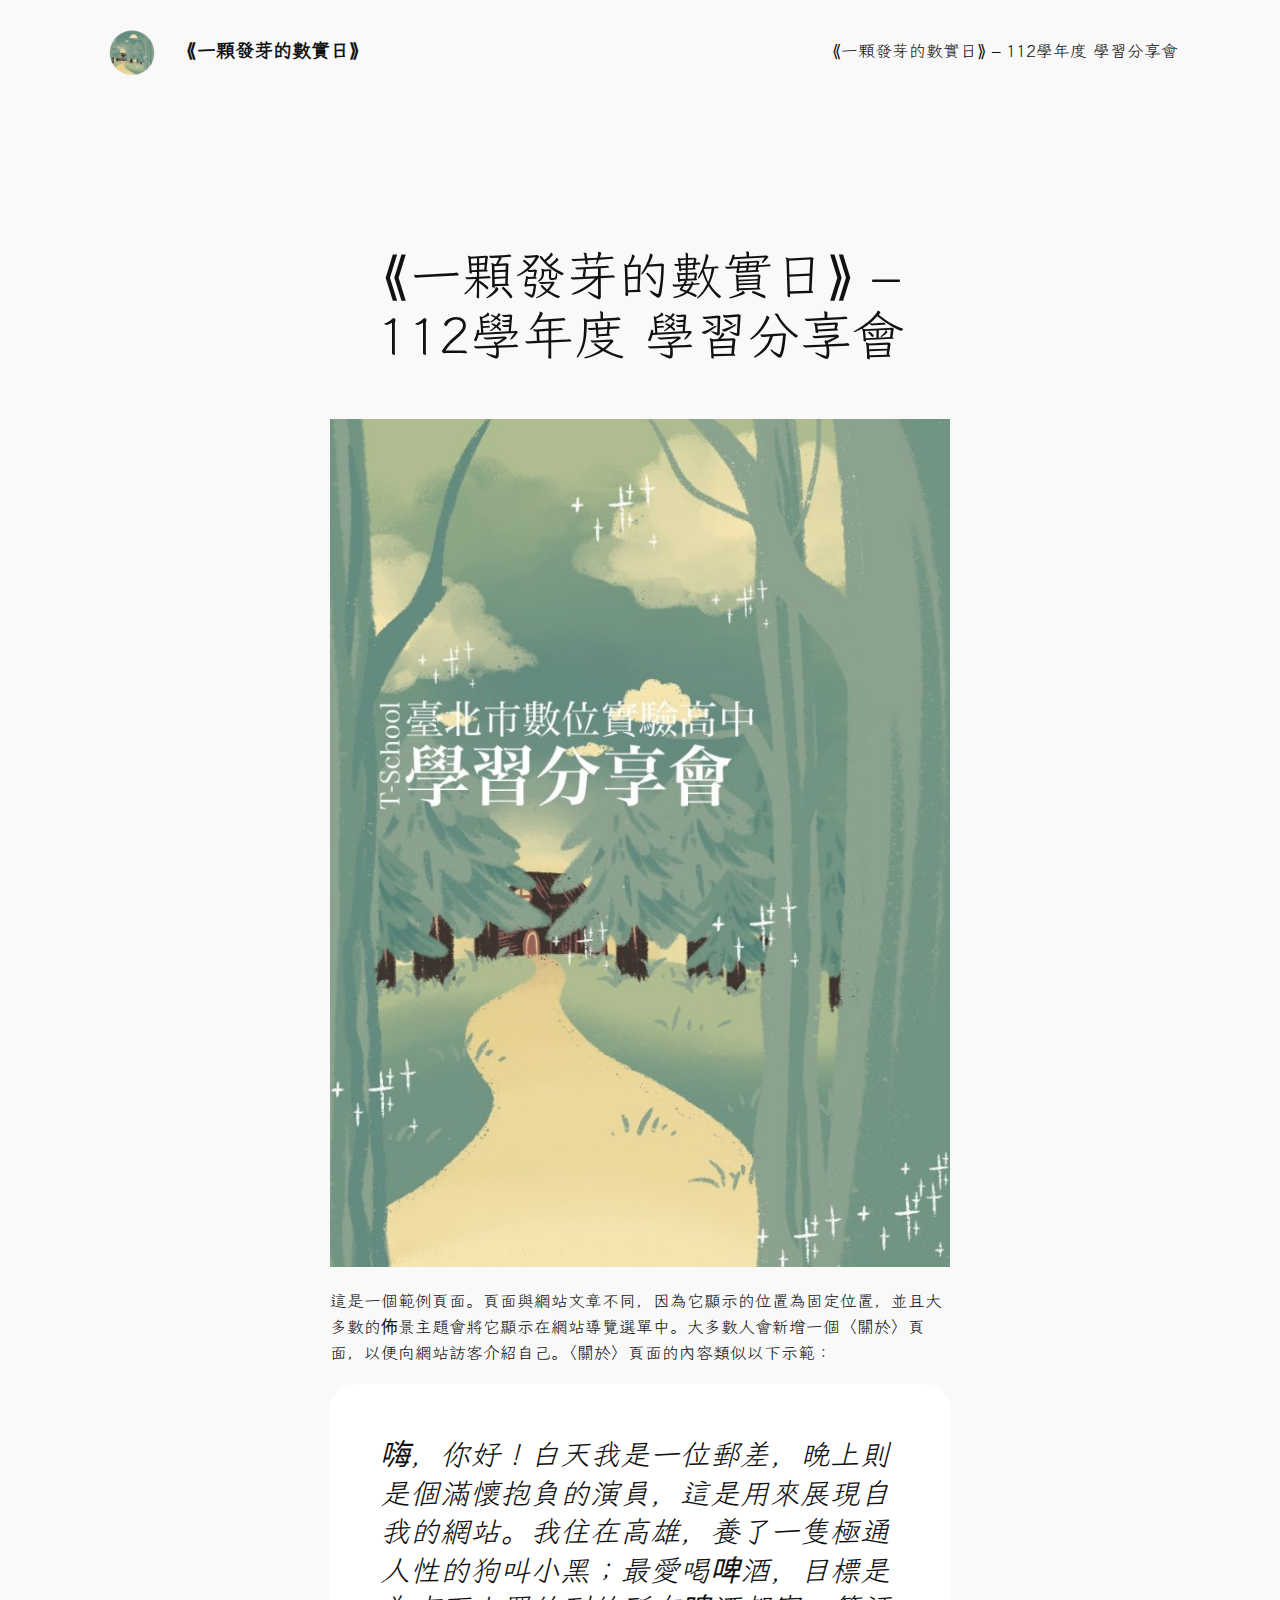
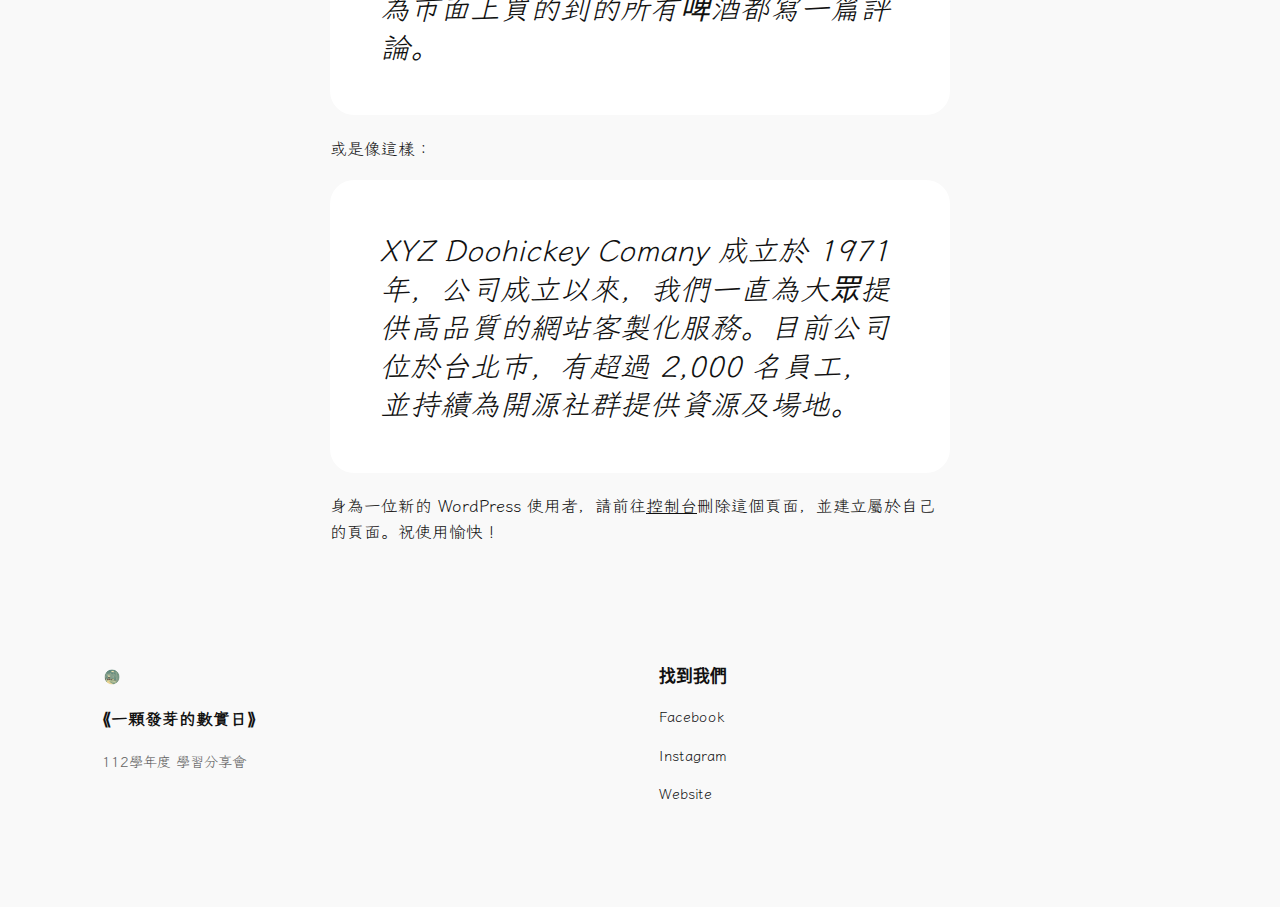
<file: sample-page/index.html>
<!DOCTYPE html>
<html lang="zh-TW">
<head>
	<meta charset="UTF-8">
	<meta name="viewport" content="width=device-width, initial-scale=1">
<meta name="robots" content="max-image-preview:large">
<title>⟪一顆發芽的數實日⟫ &#8211; 112學年度 學習分享會 &#8211; ⟪一顆發芽的數實日⟫</title>
<link rel="alternate" type="application/rss+xml" title="訂閱《⟪一顆發芽的數實日⟫》&raquo; 資訊提供" href="https://treesheeptw.github.io/celebration/feed/">
<link rel="alternate" type="application/rss+xml" title="訂閱《⟪一顆發芽的數實日⟫》&raquo; 留言的資訊提供" href="https://treesheeptw.github.io/celebration/comments/feed/">
<link rel="alternate" type="application/rss+xml" title="訂閱《⟪一顆發芽的數實日⟫ 》&raquo;〈⟪一顆發芽的數實日⟫ &#8211; 112學年度 學習分享會〉留言的資訊提供" href="https://treesheeptw.github.io/celebration/sample-page/feed/">
<script>
window._wpemojiSettings = {"baseUrl":"https:\/\/s.w.org\/images\/core\/emoji\/14.0.0\/72x72\/","ext":".png","svgUrl":"https:\/\/s.w.org\/images\/core\/emoji\/14.0.0\/svg\/","svgExt":".svg","source":{"concatemoji":"https:\/\/treesheeptw.github.io\/celebration\/wp-includes\/js\/wp-emoji-release.min.js?ver=6.4.2"}};
/*! This file is auto-generated */
!function(i,n){var o,s,e;function c(e){try{var t={supportTests:e,timestamp:(new Date).valueOf()};sessionStorage.setItem(o,JSON.stringify(t))}catch(e){}}function p(e,t,n){e.clearRect(0,0,e.canvas.width,e.canvas.height),e.fillText(t,0,0);var t=new Uint32Array(e.getImageData(0,0,e.canvas.width,e.canvas.height).data),r=(e.clearRect(0,0,e.canvas.width,e.canvas.height),e.fillText(n,0,0),new Uint32Array(e.getImageData(0,0,e.canvas.width,e.canvas.height).data));return t.every(function(e,t){return e===r[t]})}function u(e,t,n){switch(t){case"flag":return n(e,"🏳️‍⚧️","🏳️​⚧️")?!1:!n(e,"🇺🇳","🇺​🇳")&&!n(e,"🏴󠁧󠁢󠁥󠁮󠁧󠁿","🏴​󠁧​󠁢​󠁥​󠁮​󠁧​󠁿");case"emoji":return!n(e,"🫱🏻‍🫲🏿","🫱🏻​🫲🏿")}return!1}function f(e,t,n){var r="undefined"!=typeof WorkerGlobalScope&&self instanceof WorkerGlobalScope?new OffscreenCanvas(300,150):i.createElement("canvas"),a=r.getContext("2d",{willReadFrequently:!0}),o=(a.textBaseline="top",a.font="600 32px Arial",{});return e.forEach(function(e){o[e]=t(a,e,n)}),o}function t(e){var t=i.createElement("script");t.src=e,t.defer=!0,i.head.appendChild(t)}"undefined"!=typeof Promise&&(o="wpEmojiSettingsSupports",s=["flag","emoji"],n.supports={everything:!0,everythingExceptFlag:!0},e=new Promise(function(e){i.addEventListener("DOMContentLoaded",e,{once:!0})}),new Promise(function(t){var n=function(){try{var e=JSON.parse(sessionStorage.getItem(o));if("object"==typeof e&&"number"==typeof e.timestamp&&(new Date).valueOf()<e.timestamp+604800&&"object"==typeof e.supportTests)return e.supportTests}catch(e){}return null}();if(!n){if("undefined"!=typeof Worker&&"undefined"!=typeof OffscreenCanvas&&"undefined"!=typeof URL&&URL.createObjectURL&&"undefined"!=typeof Blob)try{var e="postMessage("+f.toString()+"("+[JSON.stringify(s),u.toString(),p.toString()].join(",")+"));",r=new Blob([e],{type:"text/javascript"}),a=new Worker(URL.createObjectURL(r),{name:"wpTestEmojiSupports"});return void(a.onmessage=function(e){c(n=e.data),a.terminate(),t(n)})}catch(e){}c(n=f(s,u,p))}t(n)}).then(function(e){for(var t in e)n.supports[t]=e[t],n.supports.everything=n.supports.everything&&n.supports[t],"flag"!==t&&(n.supports.everythingExceptFlag=n.supports.everythingExceptFlag&&n.supports[t]);n.supports.everythingExceptFlag=n.supports.everythingExceptFlag&&!n.supports.flag,n.DOMReady=!1,n.readyCallback=function(){n.DOMReady=!0}}).then(function(){return e}).then(function(){var e;n.supports.everything||(n.readyCallback(),(e=n.source||{}).concatemoji?t(e.concatemoji):e.wpemoji&&e.twemoji&&(t(e.twemoji),t(e.wpemoji)))}))}((window,document),window._wpemojiSettings);
</script>
<style id="wp-block-site-logo-inline-css">.wp-block-site-logo{box-sizing:border-box;line-height:0}.wp-block-site-logo a{display:inline-block;line-height:0}.wp-block-site-logo.is-default-size img{height:auto;width:120px}.wp-block-site-logo img{height:auto;max-width:100%}.wp-block-site-logo a,.wp-block-site-logo img{border-radius:inherit}.wp-block-site-logo.aligncenter{margin-left:auto;margin-right:auto;text-align:center}.wp-block-site-logo.is-style-rounded{border-radius:9999px}</style>
<style id="wp-block-site-title-inline-css">.wp-block-site-title a{color:inherit}
.wp-block-site-title{font-family: var(--wp--preset--font-family--body);font-size: clamp(0.875rem, 0.875rem + ((1vw - 0.2rem) * 0.542), 1.2rem);font-style: normal;font-weight: 600;}
.wp-block-site-title a:where(:not(.wp-element-button)){text-decoration: none;}
.wp-block-site-title a:where(:not(.wp-element-button)):hover{text-decoration: none;}</style>
<style id="wp-block-group-inline-css">.wp-block-group{box-sizing:border-box}</style>
<style id="wp-block-page-list-inline-css">.wp-block-navigation .wp-block-page-list{align-items:var(--navigation-layout-align,initial);background-color:inherit;display:flex;flex-direction:var(--navigation-layout-direction,initial);flex-wrap:var(--navigation-layout-wrap,wrap);justify-content:var(--navigation-layout-justify,initial)}.wp-block-navigation .wp-block-navigation-item{background-color:inherit}</style>
<link rel="stylesheet" id="wp-block-navigation-css" href="https://treesheeptw.github.io/celebration/wp-includes/blocks/navigation/style.min.css?ver=6.4.2" media="all">
<style id="wp-block-navigation-inline-css">.wp-block-navigation{font-weight: 500;}
.wp-block-navigation a:where(:not(.wp-element-button)){color: inherit;text-decoration: none;}
.wp-block-navigation a:where(:not(.wp-element-button)):hover{text-decoration: underline;}</style>
<style id="wp-block-spacer-inline-css">.wp-block-spacer{clear:both}</style>
<style id="wp-block-post-title-inline-css">.wp-block-post-title{box-sizing:border-box;word-break:break-word}.wp-block-post-title a{display:inline-block}
.wp-block-post-title a:where(:not(.wp-element-button)){text-decoration: none;}
.wp-block-post-title a:where(:not(.wp-element-button)):hover{text-decoration: underline;}</style>
<style id="wp-block-post-featured-image-inline-css">.wp-block-post-featured-image{margin-left:0;margin-right:0}.wp-block-post-featured-image a{display:block;height:100%}.wp-block-post-featured-image img{box-sizing:border-box;height:auto;max-width:100%;vertical-align:bottom;width:100%}.wp-block-post-featured-image.alignfull img,.wp-block-post-featured-image.alignwide img{width:100%}.wp-block-post-featured-image .wp-block-post-featured-image__overlay.has-background-dim{background-color:#000;inset:0;position:absolute}.wp-block-post-featured-image{position:relative}.wp-block-post-featured-image .wp-block-post-featured-image__overlay.has-background-gradient{background-color:transparent}.wp-block-post-featured-image .wp-block-post-featured-image__overlay.has-background-dim-0{opacity:0}.wp-block-post-featured-image .wp-block-post-featured-image__overlay.has-background-dim-10{opacity:.1}.wp-block-post-featured-image .wp-block-post-featured-image__overlay.has-background-dim-20{opacity:.2}.wp-block-post-featured-image .wp-block-post-featured-image__overlay.has-background-dim-30{opacity:.3}.wp-block-post-featured-image .wp-block-post-featured-image__overlay.has-background-dim-40{opacity:.4}.wp-block-post-featured-image .wp-block-post-featured-image__overlay.has-background-dim-50{opacity:.5}.wp-block-post-featured-image .wp-block-post-featured-image__overlay.has-background-dim-60{opacity:.6}.wp-block-post-featured-image .wp-block-post-featured-image__overlay.has-background-dim-70{opacity:.7}.wp-block-post-featured-image .wp-block-post-featured-image__overlay.has-background-dim-80{opacity:.8}.wp-block-post-featured-image .wp-block-post-featured-image__overlay.has-background-dim-90{opacity:.9}.wp-block-post-featured-image .wp-block-post-featured-image__overlay.has-background-dim-100{opacity:1}.wp-block-post-featured-image:where(.alignleft,.alignright){width:100%}
.wp-block-post-featured-image img, .wp-block-post-featured-image .block-editor-media-placeholder, .wp-block-post-featured-image .wp-block-post-featured-image__overlay{border-radius: var(--wp--preset--spacing--20);}</style>
<style id="wp-block-image-inline-css">.wp-block-image img{box-sizing:border-box;height:auto;max-width:100%;vertical-align:bottom}.wp-block-image[style*=border-radius] img,.wp-block-image[style*=border-radius]>a{border-radius:inherit}.wp-block-image.has-custom-border img{box-sizing:border-box}.wp-block-image.aligncenter{text-align:center}.wp-block-image.alignfull img,.wp-block-image.alignwide img{height:auto;width:100%}.wp-block-image .aligncenter,.wp-block-image .alignleft,.wp-block-image .alignright,.wp-block-image.aligncenter,.wp-block-image.alignleft,.wp-block-image.alignright{display:table}.wp-block-image .aligncenter>figcaption,.wp-block-image .alignleft>figcaption,.wp-block-image .alignright>figcaption,.wp-block-image.aligncenter>figcaption,.wp-block-image.alignleft>figcaption,.wp-block-image.alignright>figcaption{caption-side:bottom;display:table-caption}.wp-block-image .alignleft{float:left;margin:.5em 1em .5em 0}.wp-block-image .alignright{float:right;margin:.5em 0 .5em 1em}.wp-block-image .aligncenter{margin-left:auto;margin-right:auto}.wp-block-image figcaption{margin-bottom:1em;margin-top:.5em}.wp-block-image .is-style-rounded img,.wp-block-image.is-style-circle-mask img,.wp-block-image.is-style-rounded img{border-radius:9999px}@supports ((-webkit-mask-image:none) or (mask-image:none)) or (-webkit-mask-image:none){.wp-block-image.is-style-circle-mask img{border-radius:0;-webkit-mask-image:url('data:image/svg+xml;utf8,<svg viewBox="0 0 100 100" xmlns="http://www.w3.org/2000/svg"><circle cx="50" cy="50" r="50"/></svg>');mask-image:url('data:image/svg+xml;utf8,<svg viewBox="0 0 100 100" xmlns="http://www.w3.org/2000/svg"><circle cx="50" cy="50" r="50"/></svg>');mask-mode:alpha;-webkit-mask-position:center;mask-position:center;-webkit-mask-repeat:no-repeat;mask-repeat:no-repeat;-webkit-mask-size:contain;mask-size:contain}}.wp-block-image :where(.has-border-color){border-style:solid}.wp-block-image :where([style*=border-top-color]){border-top-style:solid}.wp-block-image :where([style*=border-right-color]){border-right-style:solid}.wp-block-image :where([style*=border-bottom-color]){border-bottom-style:solid}.wp-block-image :where([style*=border-left-color]){border-left-style:solid}.wp-block-image :where([style*=border-width]){border-style:solid}.wp-block-image :where([style*=border-top-width]){border-top-style:solid}.wp-block-image :where([style*=border-right-width]){border-right-style:solid}.wp-block-image :where([style*=border-bottom-width]){border-bottom-style:solid}.wp-block-image :where([style*=border-left-width]){border-left-style:solid}.wp-block-image figure{margin:0}.wp-lightbox-container{display:flex;flex-direction:column;position:relative}.wp-lightbox-container img{cursor:zoom-in}.wp-lightbox-container img:hover+button{opacity:1}.wp-lightbox-container button{align-items:center;-webkit-backdrop-filter:blur(16px) saturate(180%);backdrop-filter:blur(16px) saturate(180%);background-color:rgba(90,90,90,.25);border:none;border-radius:4px;cursor:zoom-in;display:flex;height:20px;justify-content:center;opacity:0;padding:0;position:absolute;right:16px;text-align:center;top:16px;transition:opacity .2s ease;width:20px;z-index:100}.wp-lightbox-container button:focus-visible{outline:3px auto rgba(90,90,90,.25);outline:3px auto -webkit-focus-ring-color;outline-offset:3px}.wp-lightbox-container button:hover{cursor:pointer;opacity:1}.wp-lightbox-container button:focus{opacity:1}.wp-lightbox-container button:focus,.wp-lightbox-container button:hover,.wp-lightbox-container button:not(:hover):not(:active):not(.has-background){background-color:rgba(90,90,90,.25);border:none}.wp-lightbox-overlay{box-sizing:border-box;cursor:zoom-out;height:100vh;left:0;overflow:hidden;position:fixed;top:0;visibility:hidden;width:100vw;z-index:100000}.wp-lightbox-overlay .close-button{align-items:center;cursor:pointer;display:flex;justify-content:center;min-height:40px;min-width:40px;padding:0;position:absolute;right:calc(env(safe-area-inset-right) + 16px);top:calc(env(safe-area-inset-top) + 16px);z-index:5000000}.wp-lightbox-overlay .close-button:focus,.wp-lightbox-overlay .close-button:hover,.wp-lightbox-overlay .close-button:not(:hover):not(:active):not(.has-background){background:none;border:none}.wp-lightbox-overlay .lightbox-image-container{height:var(--wp--lightbox-container-height);left:50%;overflow:hidden;position:absolute;top:50%;transform:translate(-50%,-50%);transform-origin:top left;width:var(--wp--lightbox-container-width);z-index:9999999999}.wp-lightbox-overlay .wp-block-image{align-items:center;box-sizing:border-box;display:flex;height:100%;justify-content:center;margin:0;position:relative;transform-origin:0 0;width:100%;z-index:3000000}.wp-lightbox-overlay .wp-block-image img{height:var(--wp--lightbox-image-height);min-height:var(--wp--lightbox-image-height);min-width:var(--wp--lightbox-image-width);width:var(--wp--lightbox-image-width)}.wp-lightbox-overlay .wp-block-image figcaption{display:none}.wp-lightbox-overlay button{background:none;border:none}.wp-lightbox-overlay .scrim{background-color:#fff;height:100%;opacity:.9;position:absolute;width:100%;z-index:2000000}.wp-lightbox-overlay.active{animation:turn-on-visibility .25s both;visibility:visible}.wp-lightbox-overlay.active img{animation:turn-on-visibility .35s both}.wp-lightbox-overlay.hideanimationenabled:not(.active){animation:turn-off-visibility .35s both}.wp-lightbox-overlay.hideanimationenabled:not(.active) img{animation:turn-off-visibility .25s both}@media (prefers-reduced-motion:no-preference){.wp-lightbox-overlay.zoom.active{animation:none;opacity:1;visibility:visible}.wp-lightbox-overlay.zoom.active .lightbox-image-container{animation:lightbox-zoom-in .4s}.wp-lightbox-overlay.zoom.active .lightbox-image-container img{animation:none}.wp-lightbox-overlay.zoom.active .scrim{animation:turn-on-visibility .4s forwards}.wp-lightbox-overlay.zoom.hideanimationenabled:not(.active){animation:none}.wp-lightbox-overlay.zoom.hideanimationenabled:not(.active) .lightbox-image-container{animation:lightbox-zoom-out .4s}.wp-lightbox-overlay.zoom.hideanimationenabled:not(.active) .lightbox-image-container img{animation:none}.wp-lightbox-overlay.zoom.hideanimationenabled:not(.active) .scrim{animation:turn-off-visibility .4s forwards}}@keyframes turn-on-visibility{0%{opacity:0}to{opacity:1}}@keyframes turn-off-visibility{0%{opacity:1;visibility:visible}99%{opacity:0;visibility:visible}to{opacity:0;visibility:hidden}}@keyframes lightbox-zoom-in{0%{transform:translate(calc(-50vw + var(--wp--lightbox-initial-left-position)),calc(-50vh + var(--wp--lightbox-initial-top-position))) scale(var(--wp--lightbox-scale))}to{transform:translate(-50%,-50%) scale(1)}}@keyframes lightbox-zoom-out{0%{transform:translate(-50%,-50%) scale(1);visibility:visible}99%{visibility:visible}to{transform:translate(calc(-50vw + var(--wp--lightbox-initial-left-position)),calc(-50vh + var(--wp--lightbox-initial-top-position))) scale(var(--wp--lightbox-scale));visibility:hidden}}
.is-style-rounded.is-style-rounded.wp-block-image img,.is-style-rounded.is-style-rounded.wp-block-image  .wp-block-image__crop-area,.is-style-rounded.is-style-rounded.wp-block-image  .components-placeholder{border-radius: var(--wp--preset--spacing--20);}</style>
<style id="wp-block-paragraph-inline-css">.is-small-text{font-size:.875em}.is-regular-text{font-size:1em}.is-large-text{font-size:2.25em}.is-larger-text{font-size:3em}.has-drop-cap:not(:focus):first-letter{float:left;font-size:8.4em;font-style:normal;font-weight:100;line-height:.68;margin:.05em .1em 0 0;text-transform:uppercase}body.rtl .has-drop-cap:not(:focus):first-letter{float:none;margin-left:.1em}p.has-drop-cap.has-background{overflow:hidden}p.has-background{padding:1.25em 2.375em}:where(p.has-text-color:not(.has-link-color)) a{color:inherit}p.has-text-align-left[style*="writing-mode:vertical-lr"],p.has-text-align-right[style*="writing-mode:vertical-rl"]{rotate:180deg}</style>
<style id="wp-block-quote-inline-css">.wp-block-quote{box-sizing:border-box;overflow-wrap:break-word}.wp-block-quote.is-large:where(:not(.is-style-plain)),.wp-block-quote.is-style-large:where(:not(.is-style-plain)){margin-bottom:1em;padding:0 1em}.wp-block-quote.is-large:where(:not(.is-style-plain)) p,.wp-block-quote.is-style-large:where(:not(.is-style-plain)) p{font-size:1.5em;font-style:italic;line-height:1.6}.wp-block-quote.is-large:where(:not(.is-style-plain)) cite,.wp-block-quote.is-large:where(:not(.is-style-plain)) footer,.wp-block-quote.is-style-large:where(:not(.is-style-plain)) cite,.wp-block-quote.is-style-large:where(:not(.is-style-plain)) footer{font-size:1.125em;text-align:right}
.wp-block-quote{background-color: var(--wp--preset--color--base-2);border-radius: var(--wp--preset--spacing--20);font-family: var(--wp--preset--font-family--heading);font-size: var(--wp--preset--font-size--large);font-style: italic;line-height: 1.3;padding-top: calc(var(--wp--preset--spacing--30) + 0.75rem);padding-right: calc(var(--wp--preset--spacing--30) + 0.75rem);padding-bottom: calc(var(--wp--preset--spacing--30) + 0.75rem);padding-left: calc(var(--wp--preset--spacing--30) + 0.75rem);}.is-style-plain.is-style-plain.wp-block-quote{background-color: transparent;border-radius: 0;border-color: var(--wp--preset--color--contrast);border-width: 0;border-style: solid;font-family: var(--wp--preset--font-family--body);font-size: var(--wp--preset--font-size--medium);font-style: normal;line-height: 1.5;padding-top: var(--wp--preset--spacing--20);padding-right: var(--wp--preset--spacing--20);padding-bottom: var(--wp--preset--spacing--20);padding-left: var(--wp--preset--spacing--20);}
.wp-block-quote cite{font-family: var(--wp--preset--font-family--body);font-size: var(--wp--preset--font-size--small);font-style: normal;}</style>
<style id="wp-block-site-tagline-inline-css">.wp-block-site-tagline{color: var(--wp--preset--color--contrast-2);font-size: var(--wp--preset--font-size--small);}</style>
<style id="wp-block-heading-inline-css">h1.has-background,h2.has-background,h3.has-background,h4.has-background,h5.has-background,h6.has-background{padding:1.25em 2.375em}h1.has-text-align-left[style*=writing-mode]:where([style*=vertical-lr]),h1.has-text-align-right[style*=writing-mode]:where([style*=vertical-rl]),h2.has-text-align-left[style*=writing-mode]:where([style*=vertical-lr]),h2.has-text-align-right[style*=writing-mode]:where([style*=vertical-rl]),h3.has-text-align-left[style*=writing-mode]:where([style*=vertical-lr]),h3.has-text-align-right[style*=writing-mode]:where([style*=vertical-rl]),h4.has-text-align-left[style*=writing-mode]:where([style*=vertical-lr]),h4.has-text-align-right[style*=writing-mode]:where([style*=vertical-rl]),h5.has-text-align-left[style*=writing-mode]:where([style*=vertical-lr]),h5.has-text-align-right[style*=writing-mode]:where([style*=vertical-rl]),h6.has-text-align-left[style*=writing-mode]:where([style*=vertical-lr]),h6.has-text-align-right[style*=writing-mode]:where([style*=vertical-rl]){rotate:180deg}

				.is-style-asterisk:before {
					content: '';
					width: 1.5rem;
					height: 3rem;
					background: var(--wp--preset--color--contrast-2, currentColor);
					clip-path: path('M11.93.684v8.039l5.633-5.633 1.216 1.23-5.66 5.66h8.04v1.737H13.2l5.701 5.701-1.23 1.23-5.742-5.742V21h-1.737v-8.094l-5.77 5.77-1.23-1.217 5.743-5.742H.842V9.98h8.162l-5.701-5.7 1.23-1.231 5.66 5.66V.684h1.737Z');
					display: block;
				}

				/* Hide the asterisk if the heading has no content, to avoid using empty headings to display the asterisk only, which is an A11Y issue */
				.is-style-asterisk:empty:before {
					content: none;
				}

				.is-style-asterisk:-moz-only-whitespace:before {
					content: none;
				}

				.is-style-asterisk.has-text-align-center:before {
					margin: 0 auto;
				}

				.is-style-asterisk.has-text-align-right:before {
					margin-left: auto;
				}

				.rtl .is-style-asterisk.has-text-align-left:before {
					margin-right: auto;
				}</style>
<style id="wp-block-navigation-link-inline-css">.wp-block-navigation .wp-block-navigation-item__label{overflow-wrap:break-word}.wp-block-navigation .wp-block-navigation-item__description{display:none}

				.is-style-arrow-link .wp-block-navigation-item__label:after {
					content: "\2197";
					padding-inline-start: 0.25rem;
					vertical-align: middle;
					text-decoration: none;
					display: inline-block;
				}</style>
<style id="wp-block-columns-inline-css">.wp-block-columns{align-items:normal!important;box-sizing:border-box;display:flex;flex-wrap:wrap!important}@media (min-width:782px){.wp-block-columns{flex-wrap:nowrap!important}}.wp-block-columns.are-vertically-aligned-top{align-items:flex-start}.wp-block-columns.are-vertically-aligned-center{align-items:center}.wp-block-columns.are-vertically-aligned-bottom{align-items:flex-end}@media (max-width:781px){.wp-block-columns:not(.is-not-stacked-on-mobile)>.wp-block-column{flex-basis:100%!important}}@media (min-width:782px){.wp-block-columns:not(.is-not-stacked-on-mobile)>.wp-block-column{flex-basis:0;flex-grow:1}.wp-block-columns:not(.is-not-stacked-on-mobile)>.wp-block-column[style*=flex-basis]{flex-grow:0}}.wp-block-columns.is-not-stacked-on-mobile{flex-wrap:nowrap!important}.wp-block-columns.is-not-stacked-on-mobile>.wp-block-column{flex-basis:0;flex-grow:1}.wp-block-columns.is-not-stacked-on-mobile>.wp-block-column[style*=flex-basis]{flex-grow:0}:where(.wp-block-columns){margin-bottom:1.75em}:where(.wp-block-columns.has-background){padding:1.25em 2.375em}.wp-block-column{flex-grow:1;min-width:0;overflow-wrap:break-word;word-break:break-word}.wp-block-column.is-vertically-aligned-top{align-self:flex-start}.wp-block-column.is-vertically-aligned-center{align-self:center}.wp-block-column.is-vertically-aligned-bottom{align-self:flex-end}.wp-block-column.is-vertically-aligned-stretch{align-self:stretch}.wp-block-column.is-vertically-aligned-bottom,.wp-block-column.is-vertically-aligned-center,.wp-block-column.is-vertically-aligned-top{width:100%}</style>
<style id="wp-emoji-styles-inline-css">img.wp-smiley, img.emoji {
		display: inline !important;
		border: none !important;
		box-shadow: none !important;
		height: 1em !important;
		width: 1em !important;
		margin: 0 0.07em !important;
		vertical-align: -0.1em !important;
		background: none !important;
		padding: 0 !important;
	}</style>
<style id="wp-block-library-inline-css">:root{--wp-admin-theme-color:#007cba;--wp-admin-theme-color--rgb:0,124,186;--wp-admin-theme-color-darker-10:#006ba1;--wp-admin-theme-color-darker-10--rgb:0,107,161;--wp-admin-theme-color-darker-20:#005a87;--wp-admin-theme-color-darker-20--rgb:0,90,135;--wp-admin-border-width-focus:2px;--wp-block-synced-color:#7a00df;--wp-block-synced-color--rgb:122,0,223}@media (min-resolution:192dpi){:root{--wp-admin-border-width-focus:1.5px}}.wp-element-button{cursor:pointer}:root{--wp--preset--font-size--normal:16px;--wp--preset--font-size--huge:42px}:root .has-very-light-gray-background-color{background-color:#eee}:root .has-very-dark-gray-background-color{background-color:#313131}:root .has-very-light-gray-color{color:#eee}:root .has-very-dark-gray-color{color:#313131}:root .has-vivid-green-cyan-to-vivid-cyan-blue-gradient-background{background:linear-gradient(135deg,#00d084,#0693e3)}:root .has-purple-crush-gradient-background{background:linear-gradient(135deg,#34e2e4,#4721fb 50%,#ab1dfe)}:root .has-hazy-dawn-gradient-background{background:linear-gradient(135deg,#faaca8,#dad0ec)}:root .has-subdued-olive-gradient-background{background:linear-gradient(135deg,#fafae1,#67a671)}:root .has-atomic-cream-gradient-background{background:linear-gradient(135deg,#fdd79a,#004a59)}:root .has-nightshade-gradient-background{background:linear-gradient(135deg,#330968,#31cdcf)}:root .has-midnight-gradient-background{background:linear-gradient(135deg,#020381,#2874fc)}.has-regular-font-size{font-size:1em}.has-larger-font-size{font-size:2.625em}.has-normal-font-size{font-size:var(--wp--preset--font-size--normal)}.has-huge-font-size{font-size:var(--wp--preset--font-size--huge)}.has-text-align-center{text-align:center}.has-text-align-left{text-align:left}.has-text-align-right{text-align:right}#end-resizable-editor-section{display:none}.aligncenter{clear:both}.items-justified-left{justify-content:flex-start}.items-justified-center{justify-content:center}.items-justified-right{justify-content:flex-end}.items-justified-space-between{justify-content:space-between}.screen-reader-text{clip:rect(1px,1px,1px,1px);word-wrap:normal!important;border:0;-webkit-clip-path:inset(50%);clip-path:inset(50%);height:1px;margin:-1px;overflow:hidden;padding:0;position:absolute;width:1px}.screen-reader-text:focus{clip:auto!important;background-color:#ddd;-webkit-clip-path:none;clip-path:none;color:#444;display:block;font-size:1em;height:auto;left:5px;line-height:normal;padding:15px 23px 14px;text-decoration:none;top:5px;width:auto;z-index:100000}html :where(.has-border-color){border-style:solid}html :where([style*=border-top-color]){border-top-style:solid}html :where([style*=border-right-color]){border-right-style:solid}html :where([style*=border-bottom-color]){border-bottom-style:solid}html :where([style*=border-left-color]){border-left-style:solid}html :where([style*=border-width]){border-style:solid}html :where([style*=border-top-width]){border-top-style:solid}html :where([style*=border-right-width]){border-right-style:solid}html :where([style*=border-bottom-width]){border-bottom-style:solid}html :where([style*=border-left-width]){border-left-style:solid}html :where(img[class*=wp-image-]){height:auto;max-width:100%}:where(figure){margin:0 0 1em}html :where(.is-position-sticky){--wp-admin--admin-bar--position-offset:var(--wp-admin--admin-bar--height,0px)}@media screen and (max-width:600px){html :where(.is-position-sticky){--wp-admin--admin-bar--position-offset:0px}}</style>
<style id="global-styles-inline-css">body{--wp--preset--color--black: #000000;--wp--preset--color--cyan-bluish-gray: #abb8c3;--wp--preset--color--white: #ffffff;--wp--preset--color--pale-pink: #f78da7;--wp--preset--color--vivid-red: #cf2e2e;--wp--preset--color--luminous-vivid-orange: #ff6900;--wp--preset--color--luminous-vivid-amber: #fcb900;--wp--preset--color--light-green-cyan: #7bdcb5;--wp--preset--color--vivid-green-cyan: #00d084;--wp--preset--color--pale-cyan-blue: #8ed1fc;--wp--preset--color--vivid-cyan-blue: #0693e3;--wp--preset--color--vivid-purple: #9b51e0;--wp--preset--color--base: #f9f9f9;--wp--preset--color--base-2: #ffffff;--wp--preset--color--contrast: #111111;--wp--preset--color--contrast-2: #636363;--wp--preset--color--contrast-3: #A4A4A4;--wp--preset--color--accent: #cfcabe;--wp--preset--color--accent-2: #c2a990;--wp--preset--color--accent-3: #d8613c;--wp--preset--color--accent-4: #b1c5a4;--wp--preset--color--accent-5: #b5bdbc;--wp--preset--gradient--vivid-cyan-blue-to-vivid-purple: linear-gradient(135deg,rgba(6,147,227,1) 0%,rgb(155,81,224) 100%);--wp--preset--gradient--light-green-cyan-to-vivid-green-cyan: linear-gradient(135deg,rgb(122,220,180) 0%,rgb(0,208,130) 100%);--wp--preset--gradient--luminous-vivid-amber-to-luminous-vivid-orange: linear-gradient(135deg,rgba(252,185,0,1) 0%,rgba(255,105,0,1) 100%);--wp--preset--gradient--luminous-vivid-orange-to-vivid-red: linear-gradient(135deg,rgba(255,105,0,1) 0%,rgb(207,46,46) 100%);--wp--preset--gradient--very-light-gray-to-cyan-bluish-gray: linear-gradient(135deg,rgb(238,238,238) 0%,rgb(169,184,195) 100%);--wp--preset--gradient--cool-to-warm-spectrum: linear-gradient(135deg,rgb(74,234,220) 0%,rgb(151,120,209) 20%,rgb(207,42,186) 40%,rgb(238,44,130) 60%,rgb(251,105,98) 80%,rgb(254,248,76) 100%);--wp--preset--gradient--blush-light-purple: linear-gradient(135deg,rgb(255,206,236) 0%,rgb(152,150,240) 100%);--wp--preset--gradient--blush-bordeaux: linear-gradient(135deg,rgb(254,205,165) 0%,rgb(254,45,45) 50%,rgb(107,0,62) 100%);--wp--preset--gradient--luminous-dusk: linear-gradient(135deg,rgb(255,203,112) 0%,rgb(199,81,192) 50%,rgb(65,88,208) 100%);--wp--preset--gradient--pale-ocean: linear-gradient(135deg,rgb(255,245,203) 0%,rgb(182,227,212) 50%,rgb(51,167,181) 100%);--wp--preset--gradient--electric-grass: linear-gradient(135deg,rgb(202,248,128) 0%,rgb(113,206,126) 100%);--wp--preset--gradient--midnight: linear-gradient(135deg,rgb(2,3,129) 0%,rgb(40,116,252) 100%);--wp--preset--gradient--gradient-1: linear-gradient(to bottom, #cfcabe 0%, #F9F9F9 100%);--wp--preset--gradient--gradient-2: linear-gradient(to bottom, #C2A990 0%, #F9F9F9 100%);--wp--preset--gradient--gradient-3: linear-gradient(to bottom, #D8613C 0%, #F9F9F9 100%);--wp--preset--gradient--gradient-4: linear-gradient(to bottom, #B1C5A4 0%, #F9F9F9 100%);--wp--preset--gradient--gradient-5: linear-gradient(to bottom, #B5BDBC 0%, #F9F9F9 100%);--wp--preset--gradient--gradient-6: linear-gradient(to bottom, #A4A4A4 0%, #F9F9F9 100%);--wp--preset--gradient--gradient-7: linear-gradient(to bottom, #cfcabe 50%, #F9F9F9 50%);--wp--preset--gradient--gradient-8: linear-gradient(to bottom, #C2A990 50%, #F9F9F9 50%);--wp--preset--gradient--gradient-9: linear-gradient(to bottom, #D8613C 50%, #F9F9F9 50%);--wp--preset--gradient--gradient-10: linear-gradient(to bottom, #B1C5A4 50%, #F9F9F9 50%);--wp--preset--gradient--gradient-11: linear-gradient(to bottom, #B5BDBC 50%, #F9F9F9 50%);--wp--preset--gradient--gradient-12: linear-gradient(to bottom, #A4A4A4 50%, #F9F9F9 50%);--wp--preset--font-size--small: 0.9rem;--wp--preset--font-size--medium: 1.05rem;--wp--preset--font-size--large: clamp(1.39rem, 1.39rem + ((1vw - 0.2rem) * 0.767), 1.85rem);--wp--preset--font-size--x-large: clamp(1.85rem, 1.85rem + ((1vw - 0.2rem) * 1.083), 2.5rem);--wp--preset--font-size--xx-large: clamp(2.5rem, 2.5rem + ((1vw - 0.2rem) * 1.283), 3.27rem);--wp--preset--font-family--body: "Inter", sans-serif;--wp--preset--font-family--heading: Cardo;--wp--preset--font-family--system-sans-serif: -apple-system, BlinkMacSystemFont, avenir next, avenir, segoe ui, helvetica neue, helvetica, Cantarell, Ubuntu, roboto, noto, arial, sans-serif;--wp--preset--font-family--system-serif: Iowan Old Style, Apple Garamond, Baskerville, Times New Roman, Droid Serif, Times, Source Serif Pro, serif, Apple Color Emoji, Segoe UI Emoji, Segoe UI Symbol;--wp--preset--font-family--klee: klee;--wp--preset--spacing--10: 1rem;--wp--preset--spacing--20: min(1.5rem, 2vw);--wp--preset--spacing--30: min(2.5rem, 3vw);--wp--preset--spacing--40: min(4rem, 5vw);--wp--preset--spacing--50: min(6.5rem, 8vw);--wp--preset--spacing--60: min(10.5rem, 13vw);--wp--preset--shadow--natural: 6px 6px 9px rgba(0, 0, 0, 0.2);--wp--preset--shadow--deep: 12px 12px 50px rgba(0, 0, 0, 0.4);--wp--preset--shadow--sharp: 6px 6px 0px rgba(0, 0, 0, 0.2);--wp--preset--shadow--outlined: 6px 6px 0px -3px rgba(255, 255, 255, 1), 6px 6px rgba(0, 0, 0, 1);--wp--preset--shadow--crisp: 6px 6px 0px rgba(0, 0, 0, 1);}body { margin: 0;--wp--style--global--content-size: 620px;--wp--style--global--wide-size: 1280px; }.wp-site-blocks { padding-top: var(--wp--style--root--padding-top); padding-bottom: var(--wp--style--root--padding-bottom); }.has-global-padding { padding-right: var(--wp--style--root--padding-right); padding-left: var(--wp--style--root--padding-left); }.has-global-padding :where(.has-global-padding:not(.wp-block-block)) { padding-right: 0; padding-left: 0; }.has-global-padding > .alignfull { margin-right: calc(var(--wp--style--root--padding-right) * -1); margin-left: calc(var(--wp--style--root--padding-left) * -1); }.has-global-padding :where(.has-global-padding:not(.wp-block-block)) > .alignfull { margin-right: 0; margin-left: 0; }.has-global-padding > .alignfull:where(:not(.has-global-padding):not(.is-layout-flex):not(.is-layout-grid)) > :where([class*="wp-block-"]:not(.alignfull):not([class*="__"]),p,h1,h2,h3,h4,h5,h6,ul,ol) { padding-right: var(--wp--style--root--padding-right); padding-left: var(--wp--style--root--padding-left); }.has-global-padding :where(.has-global-padding) > .alignfull:where(:not(.has-global-padding)) > :where([class*="wp-block-"]:not(.alignfull):not([class*="__"]),p,h1,h2,h3,h4,h5,h6,ul,ol) { padding-right: 0; padding-left: 0; }.wp-site-blocks > .alignleft { float: left; margin-right: 2em; }.wp-site-blocks > .alignright { float: right; margin-left: 2em; }.wp-site-blocks > .aligncenter { justify-content: center; margin-left: auto; margin-right: auto; }:where(.wp-site-blocks) > * { margin-block-start: 1.2rem; margin-block-end: 0; }:where(.wp-site-blocks) > :first-child:first-child { margin-block-start: 0; }:where(.wp-site-blocks) > :last-child:last-child { margin-block-end: 0; }body { --wp--style--block-gap: 1.2rem; }:where(body .is-layout-flow)  > :first-child:first-child{margin-block-start: 0;}:where(body .is-layout-flow)  > :last-child:last-child{margin-block-end: 0;}:where(body .is-layout-flow)  > *{margin-block-start: 1.2rem;margin-block-end: 0;}:where(body .is-layout-constrained)  > :first-child:first-child{margin-block-start: 0;}:where(body .is-layout-constrained)  > :last-child:last-child{margin-block-end: 0;}:where(body .is-layout-constrained)  > *{margin-block-start: 1.2rem;margin-block-end: 0;}:where(body .is-layout-flex) {gap: 1.2rem;}:where(body .is-layout-grid) {gap: 1.2rem;}body .is-layout-flow > .alignleft{float: left;margin-inline-start: 0;margin-inline-end: 2em;}body .is-layout-flow > .alignright{float: right;margin-inline-start: 2em;margin-inline-end: 0;}body .is-layout-flow > .aligncenter{margin-left: auto !important;margin-right: auto !important;}body .is-layout-constrained > .alignleft{float: left;margin-inline-start: 0;margin-inline-end: 2em;}body .is-layout-constrained > .alignright{float: right;margin-inline-start: 2em;margin-inline-end: 0;}body .is-layout-constrained > .aligncenter{margin-left: auto !important;margin-right: auto !important;}body .is-layout-constrained > :where(:not(.alignleft):not(.alignright):not(.alignfull)){max-width: var(--wp--style--global--content-size);margin-left: auto !important;margin-right: auto !important;}body .is-layout-constrained > .alignwide{max-width: var(--wp--style--global--wide-size);}body .is-layout-flex{display: flex;}body .is-layout-flex{flex-wrap: wrap;align-items: center;}body .is-layout-flex > *{margin: 0;}body .is-layout-grid{display: grid;}body .is-layout-grid > *{margin: 0;}body{background-color: var(--wp--preset--color--base);color: var(--wp--preset--color--contrast);font-family: var(--wp--preset--font-family--body);font-size: var(--wp--preset--font-size--medium);font-style: normal;font-weight: 400;line-height: 1.55;--wp--style--root--padding-top: 0px;--wp--style--root--padding-right: var(--wp--preset--spacing--50);--wp--style--root--padding-bottom: 0px;--wp--style--root--padding-left: var(--wp--preset--spacing--50);}a:where(:not(.wp-element-button)){color: var(--wp--preset--color--contrast);text-decoration: underline;}a:where(:not(.wp-element-button)):hover{text-decoration: none;}h1, h2, h3, h4, h5, h6{color: var(--wp--preset--color--contrast);font-family: var(--wp--preset--font-family--heading);font-weight: 400;line-height: 1.2;}h1{font-size: var(--wp--preset--font-size--xx-large);line-height: 1.15;}h2{font-size: var(--wp--preset--font-size--x-large);}h3{font-size: var(--wp--preset--font-size--large);}h4{font-size: clamp(1.1rem, 1.1rem + ((1vw - 0.2rem) * 0.767), 1.5rem);}h5{font-size: var(--wp--preset--font-size--medium);}h6{font-size: var(--wp--preset--font-size--small);}.wp-element-button, .wp-block-button__link{background-color: var(--wp--preset--color--contrast);border-radius: .33rem;border-color: var(--wp--preset--color--contrast);border-width: 0;color: var(--wp--preset--color--base);font-family: inherit;font-size: var(--wp--preset--font-size--small);font-style: normal;font-weight: 500;line-height: inherit;padding-top: 0.6rem;padding-right: 1rem;padding-bottom: 0.6rem;padding-left: 1rem;text-decoration: none;}.wp-element-button:hover, .wp-block-button__link:hover{background-color: var(--wp--preset--color--contrast-2);border-color: var(--wp--preset--color--contrast-2);color: var(--wp--preset--color--base);}.wp-element-button:focus, .wp-block-button__link:focus{background-color: var(--wp--preset--color--contrast-2);border-color: var(--wp--preset--color--contrast-2);color: var(--wp--preset--color--base);outline-color: var(--wp--preset--color--contrast);outline-offset: 2px;outline-style: dotted;outline-width: 1px;}.wp-element-button:active, .wp-block-button__link:active{background-color: var(--wp--preset--color--contrast);color: var(--wp--preset--color--base);}.wp-element-caption, .wp-block-audio figcaption, .wp-block-embed figcaption, .wp-block-gallery figcaption, .wp-block-image figcaption, .wp-block-table figcaption, .wp-block-video figcaption{color: var(--wp--preset--color--contrast-2);font-family: var(--wp--preset--font-family--body);font-size: 0.8rem;}.has-black-color{color: var(--wp--preset--color--black) !important;}.has-cyan-bluish-gray-color{color: var(--wp--preset--color--cyan-bluish-gray) !important;}.has-white-color{color: var(--wp--preset--color--white) !important;}.has-pale-pink-color{color: var(--wp--preset--color--pale-pink) !important;}.has-vivid-red-color{color: var(--wp--preset--color--vivid-red) !important;}.has-luminous-vivid-orange-color{color: var(--wp--preset--color--luminous-vivid-orange) !important;}.has-luminous-vivid-amber-color{color: var(--wp--preset--color--luminous-vivid-amber) !important;}.has-light-green-cyan-color{color: var(--wp--preset--color--light-green-cyan) !important;}.has-vivid-green-cyan-color{color: var(--wp--preset--color--vivid-green-cyan) !important;}.has-pale-cyan-blue-color{color: var(--wp--preset--color--pale-cyan-blue) !important;}.has-vivid-cyan-blue-color{color: var(--wp--preset--color--vivid-cyan-blue) !important;}.has-vivid-purple-color{color: var(--wp--preset--color--vivid-purple) !important;}.has-base-color{color: var(--wp--preset--color--base) !important;}.has-base-2-color{color: var(--wp--preset--color--base-2) !important;}.has-contrast-color{color: var(--wp--preset--color--contrast) !important;}.has-contrast-2-color{color: var(--wp--preset--color--contrast-2) !important;}.has-contrast-3-color{color: var(--wp--preset--color--contrast-3) !important;}.has-accent-color{color: var(--wp--preset--color--accent) !important;}.has-accent-2-color{color: var(--wp--preset--color--accent-2) !important;}.has-accent-3-color{color: var(--wp--preset--color--accent-3) !important;}.has-accent-4-color{color: var(--wp--preset--color--accent-4) !important;}.has-accent-5-color{color: var(--wp--preset--color--accent-5) !important;}.has-black-background-color{background-color: var(--wp--preset--color--black) !important;}.has-cyan-bluish-gray-background-color{background-color: var(--wp--preset--color--cyan-bluish-gray) !important;}.has-white-background-color{background-color: var(--wp--preset--color--white) !important;}.has-pale-pink-background-color{background-color: var(--wp--preset--color--pale-pink) !important;}.has-vivid-red-background-color{background-color: var(--wp--preset--color--vivid-red) !important;}.has-luminous-vivid-orange-background-color{background-color: var(--wp--preset--color--luminous-vivid-orange) !important;}.has-luminous-vivid-amber-background-color{background-color: var(--wp--preset--color--luminous-vivid-amber) !important;}.has-light-green-cyan-background-color{background-color: var(--wp--preset--color--light-green-cyan) !important;}.has-vivid-green-cyan-background-color{background-color: var(--wp--preset--color--vivid-green-cyan) !important;}.has-pale-cyan-blue-background-color{background-color: var(--wp--preset--color--pale-cyan-blue) !important;}.has-vivid-cyan-blue-background-color{background-color: var(--wp--preset--color--vivid-cyan-blue) !important;}.has-vivid-purple-background-color{background-color: var(--wp--preset--color--vivid-purple) !important;}.has-base-background-color{background-color: var(--wp--preset--color--base) !important;}.has-base-2-background-color{background-color: var(--wp--preset--color--base-2) !important;}.has-contrast-background-color{background-color: var(--wp--preset--color--contrast) !important;}.has-contrast-2-background-color{background-color: var(--wp--preset--color--contrast-2) !important;}.has-contrast-3-background-color{background-color: var(--wp--preset--color--contrast-3) !important;}.has-accent-background-color{background-color: var(--wp--preset--color--accent) !important;}.has-accent-2-background-color{background-color: var(--wp--preset--color--accent-2) !important;}.has-accent-3-background-color{background-color: var(--wp--preset--color--accent-3) !important;}.has-accent-4-background-color{background-color: var(--wp--preset--color--accent-4) !important;}.has-accent-5-background-color{background-color: var(--wp--preset--color--accent-5) !important;}.has-black-border-color{border-color: var(--wp--preset--color--black) !important;}.has-cyan-bluish-gray-border-color{border-color: var(--wp--preset--color--cyan-bluish-gray) !important;}.has-white-border-color{border-color: var(--wp--preset--color--white) !important;}.has-pale-pink-border-color{border-color: var(--wp--preset--color--pale-pink) !important;}.has-vivid-red-border-color{border-color: var(--wp--preset--color--vivid-red) !important;}.has-luminous-vivid-orange-border-color{border-color: var(--wp--preset--color--luminous-vivid-orange) !important;}.has-luminous-vivid-amber-border-color{border-color: var(--wp--preset--color--luminous-vivid-amber) !important;}.has-light-green-cyan-border-color{border-color: var(--wp--preset--color--light-green-cyan) !important;}.has-vivid-green-cyan-border-color{border-color: var(--wp--preset--color--vivid-green-cyan) !important;}.has-pale-cyan-blue-border-color{border-color: var(--wp--preset--color--pale-cyan-blue) !important;}.has-vivid-cyan-blue-border-color{border-color: var(--wp--preset--color--vivid-cyan-blue) !important;}.has-vivid-purple-border-color{border-color: var(--wp--preset--color--vivid-purple) !important;}.has-base-border-color{border-color: var(--wp--preset--color--base) !important;}.has-base-2-border-color{border-color: var(--wp--preset--color--base-2) !important;}.has-contrast-border-color{border-color: var(--wp--preset--color--contrast) !important;}.has-contrast-2-border-color{border-color: var(--wp--preset--color--contrast-2) !important;}.has-contrast-3-border-color{border-color: var(--wp--preset--color--contrast-3) !important;}.has-accent-border-color{border-color: var(--wp--preset--color--accent) !important;}.has-accent-2-border-color{border-color: var(--wp--preset--color--accent-2) !important;}.has-accent-3-border-color{border-color: var(--wp--preset--color--accent-3) !important;}.has-accent-4-border-color{border-color: var(--wp--preset--color--accent-4) !important;}.has-accent-5-border-color{border-color: var(--wp--preset--color--accent-5) !important;}.has-vivid-cyan-blue-to-vivid-purple-gradient-background{background: var(--wp--preset--gradient--vivid-cyan-blue-to-vivid-purple) !important;}.has-light-green-cyan-to-vivid-green-cyan-gradient-background{background: var(--wp--preset--gradient--light-green-cyan-to-vivid-green-cyan) !important;}.has-luminous-vivid-amber-to-luminous-vivid-orange-gradient-background{background: var(--wp--preset--gradient--luminous-vivid-amber-to-luminous-vivid-orange) !important;}.has-luminous-vivid-orange-to-vivid-red-gradient-background{background: var(--wp--preset--gradient--luminous-vivid-orange-to-vivid-red) !important;}.has-very-light-gray-to-cyan-bluish-gray-gradient-background{background: var(--wp--preset--gradient--very-light-gray-to-cyan-bluish-gray) !important;}.has-cool-to-warm-spectrum-gradient-background{background: var(--wp--preset--gradient--cool-to-warm-spectrum) !important;}.has-blush-light-purple-gradient-background{background: var(--wp--preset--gradient--blush-light-purple) !important;}.has-blush-bordeaux-gradient-background{background: var(--wp--preset--gradient--blush-bordeaux) !important;}.has-luminous-dusk-gradient-background{background: var(--wp--preset--gradient--luminous-dusk) !important;}.has-pale-ocean-gradient-background{background: var(--wp--preset--gradient--pale-ocean) !important;}.has-electric-grass-gradient-background{background: var(--wp--preset--gradient--electric-grass) !important;}.has-midnight-gradient-background{background: var(--wp--preset--gradient--midnight) !important;}.has-gradient-1-gradient-background{background: var(--wp--preset--gradient--gradient-1) !important;}.has-gradient-2-gradient-background{background: var(--wp--preset--gradient--gradient-2) !important;}.has-gradient-3-gradient-background{background: var(--wp--preset--gradient--gradient-3) !important;}.has-gradient-4-gradient-background{background: var(--wp--preset--gradient--gradient-4) !important;}.has-gradient-5-gradient-background{background: var(--wp--preset--gradient--gradient-5) !important;}.has-gradient-6-gradient-background{background: var(--wp--preset--gradient--gradient-6) !important;}.has-gradient-7-gradient-background{background: var(--wp--preset--gradient--gradient-7) !important;}.has-gradient-8-gradient-background{background: var(--wp--preset--gradient--gradient-8) !important;}.has-gradient-9-gradient-background{background: var(--wp--preset--gradient--gradient-9) !important;}.has-gradient-10-gradient-background{background: var(--wp--preset--gradient--gradient-10) !important;}.has-gradient-11-gradient-background{background: var(--wp--preset--gradient--gradient-11) !important;}.has-gradient-12-gradient-background{background: var(--wp--preset--gradient--gradient-12) !important;}.has-small-font-size{font-size: var(--wp--preset--font-size--small) !important;}.has-medium-font-size{font-size: var(--wp--preset--font-size--medium) !important;}.has-large-font-size{font-size: var(--wp--preset--font-size--large) !important;}.has-x-large-font-size{font-size: var(--wp--preset--font-size--x-large) !important;}.has-xx-large-font-size{font-size: var(--wp--preset--font-size--xx-large) !important;}.has-body-font-family{font-family: var(--wp--preset--font-family--body) !important;}.has-heading-font-family{font-family: var(--wp--preset--font-family--heading) !important;}.has-system-sans-serif-font-family{font-family: var(--wp--preset--font-family--system-sans-serif) !important;}.has-system-serif-font-family{font-family: var(--wp--preset--font-family--system-serif) !important;}.has-klee-font-family{font-family: var(--wp--preset--font-family--klee) !important;}
.wp-block-calendar.wp-block-calendar table:where(:not(.has-text-color)) th{background-color:var(--wp--preset--color--contrast-2);color:var(--wp--preset--color--base);border-color:var(--wp--preset--color--contrast-2)}.wp-block-calendar table:where(:not(.has-text-color)) td{border-color:var(--wp--preset--color--contrast-2)}.wp-block-categories{}.wp-block-categories{list-style-type:none;}.wp-block-categories li{margin-bottom: 0.5rem;}.wp-block-post-comments-form{}.wp-block-post-comments-form textarea, .wp-block-post-comments-form input{border-radius:.33rem}.wp-block-loginout{}.wp-block-loginout input{border-radius:.33rem;padding:calc(0.667em + 2px);border:1px solid #949494;}.wp-block-post-terms{}.wp-block-post-terms .wp-block-post-terms__prefix{color: var(--wp--preset--color--contrast-2);}.wp-block-query-title{}.wp-block-query-title span{font-style: italic;}.wp-block-quote{}.wp-block-quote :where(p){margin-block-start:0;margin-block-end:calc(var(--wp--preset--spacing--10) + 0.5rem);}.wp-block-quote :where(:last-child){margin-block-end:0;}.wp-block-quote.has-text-align-right.is-style-plain, .rtl .is-style-plain.wp-block-quote:not(.has-text-align-center):not(.has-text-align-left){border-width: 0 2px 0 0;padding-left:calc(var(--wp--preset--spacing--20) + 0.5rem);padding-right:calc(var(--wp--preset--spacing--20) + 0.5rem);}.wp-block-quote.has-text-align-left.is-style-plain, body:not(.rtl) .is-style-plain.wp-block-quote:not(.has-text-align-center):not(.has-text-align-right){border-width: 0 0 0 2px;padding-left:calc(var(--wp--preset--spacing--20) + 0.5rem);padding-right:calc(var(--wp--preset--spacing--20) + 0.5rem)}.wp-block-search{}.wp-block-search .wp-block-search__input{border-radius:.33rem}.wp-block-separator{}.wp-block-separator:not(.is-style-wide):not(.is-style-dots):not(.alignwide):not(.alignfull){width: var(--wp--preset--spacing--60)}</style>
<style id="core-block-supports-inline-css">.wp-container-core-group-layout-1.wp-container-core-group-layout-1 > *{margin-block-start:0;margin-block-end:0;}.wp-container-core-group-layout-1.wp-container-core-group-layout-1.wp-container-core-group-layout-1.wp-container-core-group-layout-1 > * + *{margin-block-start:0px;margin-block-end:0;}.wp-container-core-group-layout-2.wp-container-core-group-layout-2{gap:var(--wp--preset--spacing--20);}.wp-container-core-navigation-layout-1.wp-container-core-navigation-layout-1{gap:var(--wp--preset--spacing--20);justify-content:flex-end;}.wp-container-core-group-layout-3.wp-container-core-group-layout-3{justify-content:space-between;}.wp-container-core-group-layout-7.wp-container-core-group-layout-7{flex-direction:column;align-items:flex-start;}.wp-container-core-navigation-layout-2.wp-container-core-navigation-layout-2{gap:var(--wp--preset--spacing--10);flex-direction:column;align-items:flex-start;}.wp-container-core-group-layout-8.wp-container-core-group-layout-8{gap:var(--wp--preset--spacing--10);flex-direction:column;align-items:flex-start;}.wp-container-core-group-layout-9.wp-container-core-group-layout-9{flex-direction:column;align-items:stretch;}.wp-container-core-group-layout-10.wp-container-core-group-layout-10{justify-content:space-between;align-items:flex-start;}.wp-container-core-columns-layout-1.wp-container-core-columns-layout-1{flex-wrap:nowrap;}</style>
<style id="wp-block-template-skip-link-inline-css">.skip-link.screen-reader-text {
			border: 0;
			clip: rect(1px,1px,1px,1px);
			clip-path: inset(50%);
			height: 1px;
			margin: -1px;
			overflow: hidden;
			padding: 0;
			position: absolute !important;
			width: 1px;
			word-wrap: normal !important;
		}

		.skip-link.screen-reader-text:focus {
			background-color: #eee;
			clip: auto !important;
			clip-path: none;
			color: #444;
			display: block;
			font-size: 1em;
			height: auto;
			left: 5px;
			line-height: normal;
			padding: 15px 23px 14px;
			text-decoration: none;
			top: 5px;
			width: auto;
			z-index: 100000;
		}</style>
<link rel="stylesheet" id="uaf_client_css-css" href="https://treesheeptw.github.io/celebration/wp-content/uploads/useanyfont/uaf.css?ver=1705260652" media="all">
<script src="https://treesheeptw.github.io/celebration/wp-includes/js/dist/interactivity.min.js?ver=6.4.2" id="wp-interactivity-js" defer data-wp-strategy="defer"></script>
<script src="https://treesheeptw.github.io/celebration/wp-includes/blocks/navigation/view.min.js?ver=e3d6f3216904b5b42831" id="wp-block-navigation-view-js" defer data-wp-strategy="defer"></script>
<link rel="https://api.w.org/" href="https://treesheeptw.github.io/celebration/wp-json/">
<link rel="alternate" type="application/json" href="https://treesheeptw.github.io/celebration/wp-json/wp/v2/pages/2">
<link rel="EditURI" type="application/rsd+xml" title="RSD" href="https://treesheeptw.github.io/celebration/xmlrpc.php?rsd">
<meta name="generator" content="WordPress 6.4.2">
<link rel="canonical" href="https://treesheeptw.github.io/celebration/sample-page/">
<link rel="shortlink" href="https://treesheeptw.github.io/celebration/?p=2">
<link rel="alternate" type="application/json+oembed" href="https://treesheeptw.github.io/celebration/wp-json/oembed/1.0/embed?url=https%3A%2F%2Ftreesheeptw.github.io%2Fcelebration%2Fsample-page%2F">
<link rel="alternate" type="text/xml+oembed" href="https://treesheeptw.github.io/celebration/wp-json/oembed/1.0/embed?url=https%3A%2F%2Ftreesheeptw.github.io%2Fcelebration%2Fsample-page%2F#038;format=xml">
<style id="wp-fonts-local">@font-face{font-family:Inter;font-style:normal;font-weight:300 900;font-display:fallback;src:url('https://treesheeptw.github.io/celebration/wp-content/themes/twentytwentyfour/assets/fonts/inter/Inter-VariableFont_slnt,wght.woff2') format('woff2');font-stretch:normal;}
@font-face{font-family:Cardo;font-style:normal;font-weight:400;font-display:fallback;src:url('https://treesheeptw.github.io/celebration/wp-content/themes/twentytwentyfour/assets/fonts/cardo/cardo_normal_400.woff2') format('woff2');}
@font-face{font-family:Cardo;font-style:italic;font-weight:400;font-display:fallback;src:url('https://treesheeptw.github.io/celebration/wp-content/themes/twentytwentyfour/assets/fonts/cardo/cardo_italic_400.woff2') format('woff2');}
@font-face{font-family:Cardo;font-style:normal;font-weight:700;font-display:fallback;src:url('https://treesheeptw.github.io/celebration/wp-content/themes/twentytwentyfour/assets/fonts/cardo/cardo_normal_700.woff2') format('woff2');}
@font-face{font-family:klee;font-style:normal;font-weight:400;font-display:fallback;src:url('https://treesheeptw.github.io/celebration/wp-content/uploads/useanyfont/5907Klee.woff2') format('woff2');}</style>
<link rel="icon" href="https://treesheeptw.github.io/celebration/wp-content/uploads/2024/01/吊飾去背-自訂-自訂-150x150.png" sizes="32x32">
<link rel="icon" href="https://treesheeptw.github.io/celebration/wp-content/uploads/2024/01/吊飾去背-自訂-自訂-300x300.png" sizes="192x192">
<link rel="apple-touch-icon" href="https://treesheeptw.github.io/celebration/wp-content/uploads/2024/01/吊飾去背-自訂-自訂-300x300.png">
<meta name="msapplication-TileImage" content="http://localhost/celebration/wp-content/uploads/2024/01/吊飾去背-自訂-自訂-300x300.png">
</head>

<body class="page-template-default page page-id-2 wp-custom-logo wp-embed-responsive">

<div class="wp-site-blocks">
<header class="wp-block-template-part">
<div class="wp-block-group alignwide has-base-background-color has-background has-global-padding is-layout-constrained wp-block-group-is-layout-constrained" style="padding-top:20px;padding-bottom:20px">
<div class="wp-block-group alignwide is-content-justification-space-between is-layout-flex wp-container-core-group-layout-3 wp-block-group-is-layout-flex">
<div class="wp-block-group is-layout-flex wp-container-core-group-layout-2 wp-block-group-is-layout-flex">
<div class="wp-block-site-logo"><a href="https://treesheeptw.github.io/celebration/" class="custom-logo-link" rel="home"><img width="60" height="60" src="https://treesheeptw.github.io/celebration/wp-content/uploads/2024/01/吊飾去背-自訂-自訂.png" class="custom-logo" alt="⟪一顆發芽的數實日⟫" decoding="async" srcset="https://treesheeptw.github.io/celebration/wp-content/uploads/2024/01/吊飾去背-自訂-自訂.png 2500w, https://treesheeptw.github.io/celebration/wp-content/uploads/2024/01/吊飾去背-自訂-自訂-300x300.png 300w, https://treesheeptw.github.io/celebration/wp-content/uploads/2024/01/吊飾去背-自訂-自訂-1024x1024.png 1024w, https://treesheeptw.github.io/celebration/wp-content/uploads/2024/01/吊飾去背-自訂-自訂-150x150.png 150w, https://treesheeptw.github.io/celebration/wp-content/uploads/2024/01/吊飾去背-自訂-自訂-768x768.png 768w, https://treesheeptw.github.io/celebration/wp-content/uploads/2024/01/吊飾去背-自訂-自訂-1536x1536.png 1536w, https://treesheeptw.github.io/celebration/wp-content/uploads/2024/01/吊飾去背-自訂-自訂-2048x2048.png 2048w" sizes="(max-width: 60px) 100vw, 60px"></a></div>


<div class="wp-block-group is-layout-flow wp-container-core-group-layout-1 wp-block-group-is-layout-flow"><p class="wp-block-site-title"><a href="https://treesheeptw.github.io/celebration" target="_self" rel="home">⟪一顆發芽的數實日⟫</a></p></div>
</div>


<nav class="is-responsive items-justified-right wp-block-navigation is-horizontal is-content-justification-right is-layout-flex wp-container-core-navigation-layout-1 wp-block-navigation-is-layout-flex" aria-label="導覽選單" data-wp-interactive data-wp-context='{"core":{"navigation":{"overlayOpenedBy":[],"type":"overlay","roleAttribute":"","ariaLabel":"選單"}}}'><button aria-haspopup="true" aria-label="開啟選單" class="wp-block-navigation__responsive-container-open " data-wp-on--click="actions.core.navigation.openMenuOnClick" data-wp-on--keydown="actions.core.navigation.handleMenuKeydown"><svg width="24" height="24" xmlns="http://www.w3.org/2000/svg" viewbox="0 0 24 24" aria-hidden="true" focusable="false"><rect x="4" y="7.5" width="16" height="1.5"></rect><rect x="4" y="15" width="16" height="1.5"></rect></svg></button>
			<div class="wp-block-navigation__responsive-container  " id="modal-1" data-wp-class--has-modal-open="selectors.core.navigation.isMenuOpen" data-wp-class--is-menu-open="selectors.core.navigation.isMenuOpen" data-wp-effect="effects.core.navigation.initMenu" data-wp-on--keydown="actions.core.navigation.handleMenuKeydown" data-wp-on--focusout="actions.core.navigation.handleMenuFocusout" tabindex="-1">
				<div class="wp-block-navigation__responsive-close" tabindex="-1">
					<div class="wp-block-navigation__responsive-dialog" data-wp-bind--aria-modal="selectors.core.navigation.ariaModal" data-wp-bind--aria-label="selectors.core.navigation.ariaLabel" data-wp-bind--role="selectors.core.navigation.roleAttribute" data-wp-effect="effects.core.navigation.focusFirstElement">
							<button aria-label="關閉選單" class="wp-block-navigation__responsive-container-close" data-wp-on--click="actions.core.navigation.closeMenuOnClick"><svg xmlns="http://www.w3.org/2000/svg" viewbox="0 0 24 24" width="24" height="24" aria-hidden="true" focusable="false"><path d="M13 11.8l6.1-6.3-1-1-6.1 6.2-6.1-6.2-1 1 6.1 6.3-6.5 6.7 1 1 6.5-6.6 6.5 6.6 1-1z"></path></svg></button>
						<div class="wp-block-navigation__responsive-container-content" id="modal-1-content">
							<ul class="wp-block-page-list"><li class="wp-block-pages-list__item current-menu-item wp-block-navigation-item open-on-hover-click"><a class="wp-block-pages-list__item__link wp-block-navigation-item__content" href="https://treesheeptw.github.io/celebration/sample-page/" aria-current="page">⟪一顆發芽的數實日⟫ &#8211; 112學年度 學習分享會</a></li></ul>
						</div>
					</div>
				</div>
			</div></nav>
</div>
</div>
</header>


<main class="wp-block-group is-layout-flow wp-block-group-is-layout-flow">
	
	<div class="wp-block-group has-global-padding is-layout-constrained wp-block-group-is-layout-constrained">
		
		<div style="height:var(--wp--preset--spacing--50)" aria-hidden="true" class="wp-block-spacer"></div>
		

		<h1 class="has-text-align-center wp-block-post-title">⟪一顆發芽的數實日⟫ &#8211; 112學年度 學習分享會</h1>

		
		<div style="margin-top:0;margin-bottom:0;height:var(--wp--preset--spacing--30)" aria-hidden="true" class="wp-block-spacer"></div>
		

		
	</div>
	

	<div class="entry-content wp-block-post-content has-global-padding is-layout-constrained wp-block-post-content-is-layout-constrained">
<figure class="wp-block-image size-large"><img fetchpriority="high" decoding="async" width="748" height="1024" src="https://treesheeptw.github.io/celebration/wp-content/uploads/2024/01/海報-748x1024.jpg" alt="" class="wp-image-10" srcset="https://treesheeptw.github.io/celebration/wp-content/uploads/2024/01/海報-748x1024.jpg 748w, https://treesheeptw.github.io/celebration/wp-content/uploads/2024/01/海報-219x300.jpg 219w, https://treesheeptw.github.io/celebration/wp-content/uploads/2024/01/海報.jpg 760w" sizes="(max-width: 748px) 100vw, 748px"></figure>



<p>這是一個範例頁面。頁面與網站文章不同，因為它顯示的位置為固定位置，並且大多數的佈景主題會將它顯示在網站導覽選單中。大多數人會新增一個〈關於〉頁面，以便向網站訪客介紹自己。〈關於〉頁面的內容類似以下示範：</p>



<blockquote class="wp-block-quote">
<p>嗨，你好！白天我是一位郵差，晚上則是個滿懷抱負的演員，這是用來展現自我的網站。我住在高雄，養了一隻極通人性的狗叫小黑；最愛喝啤酒，目標是為市面上買的到的所有啤酒都寫一篇評論。</p>
</blockquote>



<p>或是像這樣：</p>



<blockquote class="wp-block-quote">
<p>XYZ Doohickey Comany 成立於 1971 年，公司成立以來，我們一直為大眾提供高品質的網站客製化服務。目前公司位於台北市，有超過 2,000 名員工，並持續為開源社群提供資源及場地。</p>
</blockquote>



<p>身為一位新的 WordPress 使用者，請前往<a href="https://treesheeptw.github.io/celebration/wp-admin/">控制台</a>刪除這個頁面，並建立屬於自己的頁面。祝使用愉快！</p>
</div>
</main>


<footer class="wp-block-template-part">
<div class="wp-block-group has-global-padding is-layout-constrained wp-block-group-is-layout-constrained" style="padding-top:var(--wp--preset--spacing--50);padding-bottom:var(--wp--preset--spacing--50)">
<div class="wp-block-columns alignwide is-layout-flex wp-container-core-columns-layout-1 wp-block-columns-is-layout-flex">
<div class="wp-block-column is-layout-flow wp-block-column-is-layout-flow" style="flex-basis:30%">
<div class="wp-block-group is-vertical is-layout-flex wp-container-core-group-layout-7 wp-block-group-is-layout-flex">
<div class="wp-block-site-logo is-layout-flow wp-block-site-logo-is-layout-flow"><a href="https://treesheeptw.github.io/celebration/" class="custom-logo-link" rel="home"><img width="20" height="20" src="https://treesheeptw.github.io/celebration/wp-content/uploads/2024/01/吊飾去背-自訂-自訂.png" class="custom-logo" alt="⟪一顆發芽的數實日⟫" decoding="async" srcset="https://treesheeptw.github.io/celebration/wp-content/uploads/2024/01/吊飾去背-自訂-自訂.png 2500w, https://treesheeptw.github.io/celebration/wp-content/uploads/2024/01/吊飾去背-自訂-自訂-300x300.png 300w, https://treesheeptw.github.io/celebration/wp-content/uploads/2024/01/吊飾去背-自訂-自訂-1024x1024.png 1024w, https://treesheeptw.github.io/celebration/wp-content/uploads/2024/01/吊飾去背-自訂-自訂-150x150.png 150w, https://treesheeptw.github.io/celebration/wp-content/uploads/2024/01/吊飾去背-自訂-自訂-768x768.png 768w, https://treesheeptw.github.io/celebration/wp-content/uploads/2024/01/吊飾去背-自訂-自訂-1536x1536.png 1536w, https://treesheeptw.github.io/celebration/wp-content/uploads/2024/01/吊飾去背-自訂-自訂-2048x2048.png 2048w" sizes="(max-width: 20px) 100vw, 20px"></a></div>

<p class="wp-block-site-title has-medium-font-size"><a href="https://treesheeptw.github.io/celebration" target="_self" rel="home">⟪一顆發芽的數實日⟫</a></p>

<p class="wp-block-site-tagline has-small-font-size">112學年度 學習分享會</p>
</div>
</div>



<div class="wp-block-column is-layout-flow wp-block-column-is-layout-flow" style="flex-basis:20%"></div>



<div class="wp-block-column is-layout-flow wp-block-column-is-layout-flow" style="flex-basis:50%">
<div class="wp-block-group is-content-justification-space-between is-layout-flex wp-container-core-group-layout-10 wp-block-group-is-layout-flex">
<div class="wp-block-group is-vertical is-content-justification-stretch is-layout-flex wp-container-core-group-layout-9 wp-block-group-is-layout-flex">
<h2 class="wp-block-heading has-medium-font-size has-body-font-family" style="font-style:normal;font-weight:600">找到我們</h2>



<div class="wp-block-group is-vertical is-layout-flex wp-container-core-group-layout-8 wp-block-group-is-layout-flex"><nav style="font-style:normal;font-weight:400;" class="has-small-font-size  is-vertical wp-block-navigation has-small-font-size is-layout-flex wp-container-core-navigation-layout-2 wp-block-navigation-is-layout-flex" aria-label="[頁尾] 導覽"><ul style="font-style:normal;font-weight:400;" class="wp-block-navigation__container has-small-font-size  is-vertical wp-block-navigation has-small-font-size">
<li class="has-small-font-size wp-block-navigation-item wp-block-navigation-link"><a class="wp-block-navigation-item__content" href="https://www.facebook.com/tpeschool111/" target="_blank"><span class="wp-block-navigation-item__label">Facebook</span></a></li>
<li class="has-small-font-size wp-block-navigation-item wp-block-navigation-link"><a class="wp-block-navigation-item__content" href="https://www.instagram.com/tschool_hssu/" target="_blank"><span class="wp-block-navigation-item__label">Instagram</span></a></li>
<li class="has-small-font-size wp-block-navigation-item wp-block-navigation-link"><a class="wp-block-navigation-item__content" href="https://tschool.tp.edu.tw/nss/p/index" target="_blank"><span class="wp-block-navigation-item__label">Website</span></a></li>
</ul></nav></div>
</div>
</div>
</div>
</div>
</div>
</footer>
</div>
<script id="wp-block-template-skip-link-js-after">( function() {
		var skipLinkTarget = document.querySelector( 'main' ),
			sibling,
			skipLinkTargetID,
			skipLink;

		// Early exit if a skip-link target can't be located.
		if ( ! skipLinkTarget ) {
			return;
		}

		/*
		 * Get the site wrapper.
		 * The skip-link will be injected in the beginning of it.
		 */
		sibling = document.querySelector( '.wp-site-blocks' );

		// Early exit if the root element was not found.
		if ( ! sibling ) {
			return;
		}

		// Get the skip-link target's ID, and generate one if it doesn't exist.
		skipLinkTargetID = skipLinkTarget.id;
		if ( ! skipLinkTargetID ) {
			skipLinkTargetID = 'wp--skip-link--target';
			skipLinkTarget.id = skipLinkTargetID;
		}

		// Create the skip link.
		skipLink = document.createElement( 'a' );
		skipLink.classList.add( 'skip-link', 'screen-reader-text' );
		skipLink.href = '#' + skipLinkTargetID;
		skipLink.innerHTML = '跳至主要內容';

		// Inject the skip link.
		sibling.parentElement.insertBefore( skipLink, sibling );
	}() );</script>
</body>
</html>
</file>
